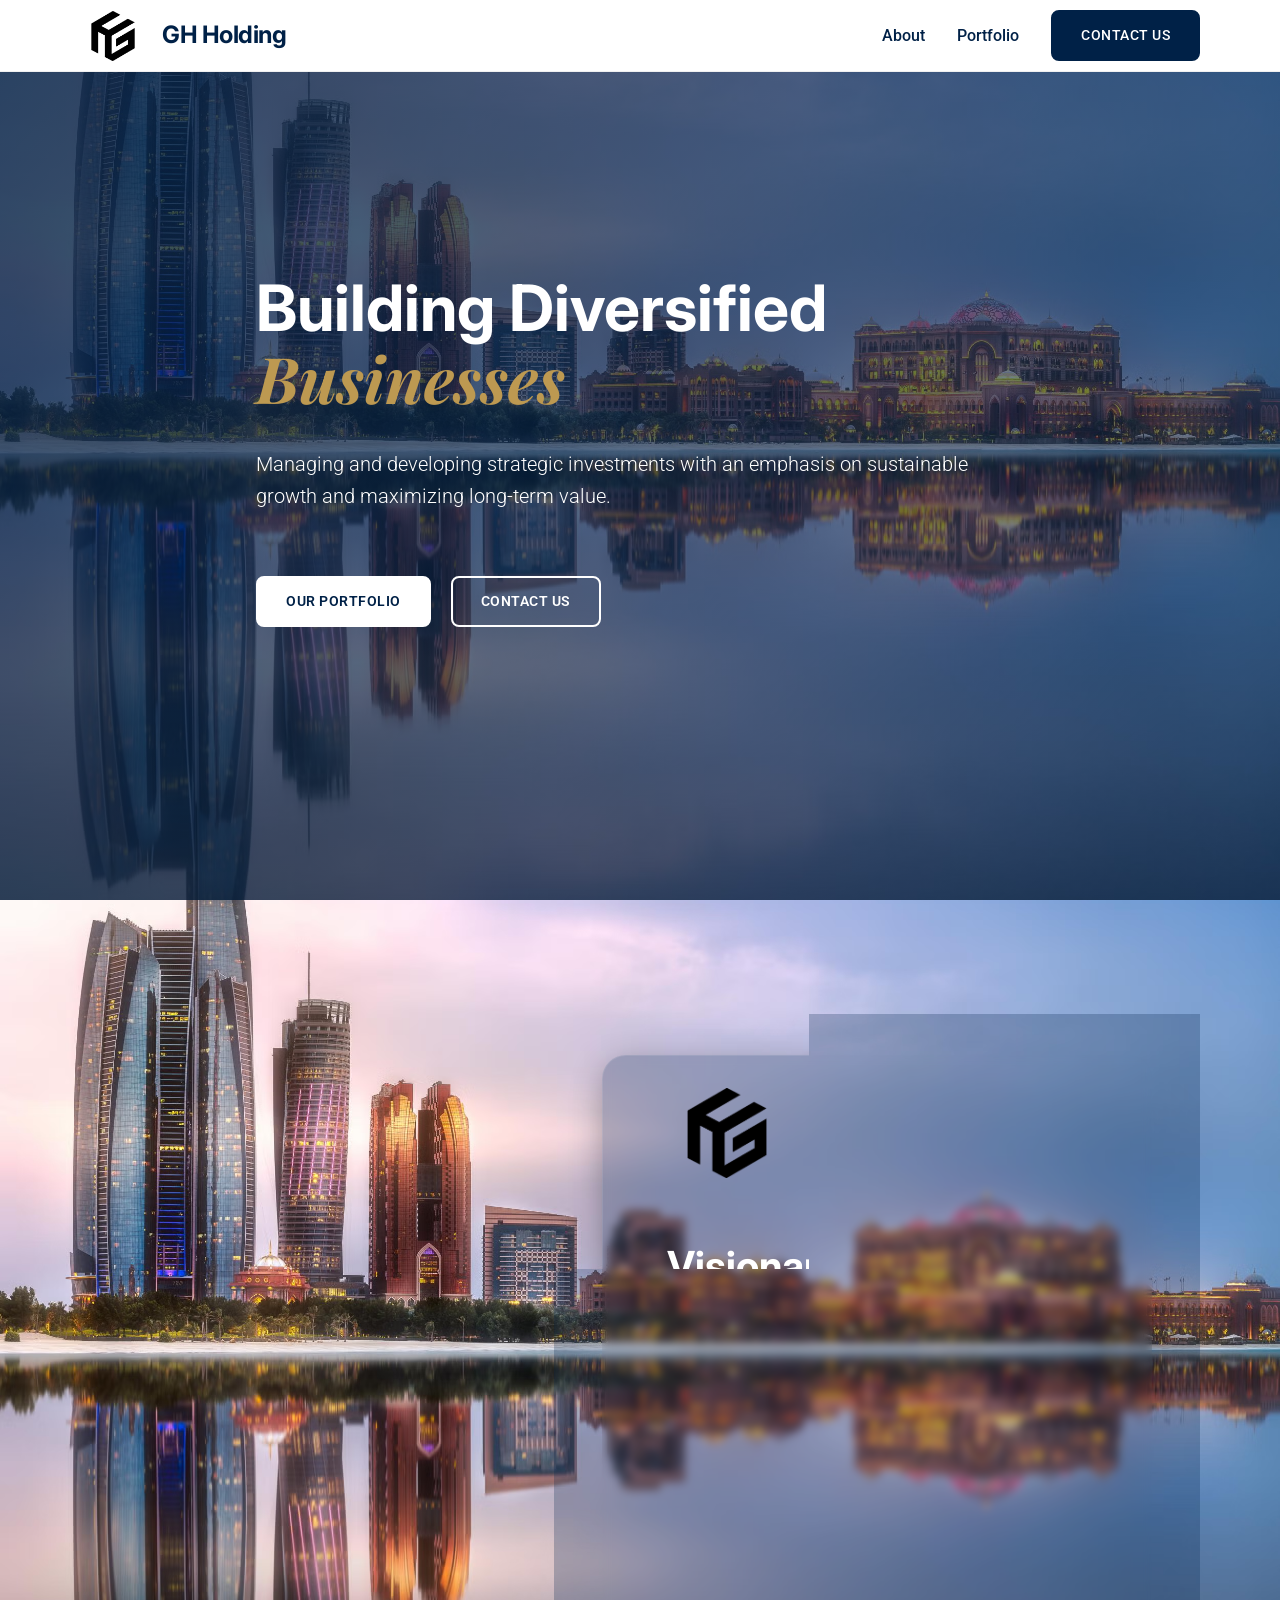
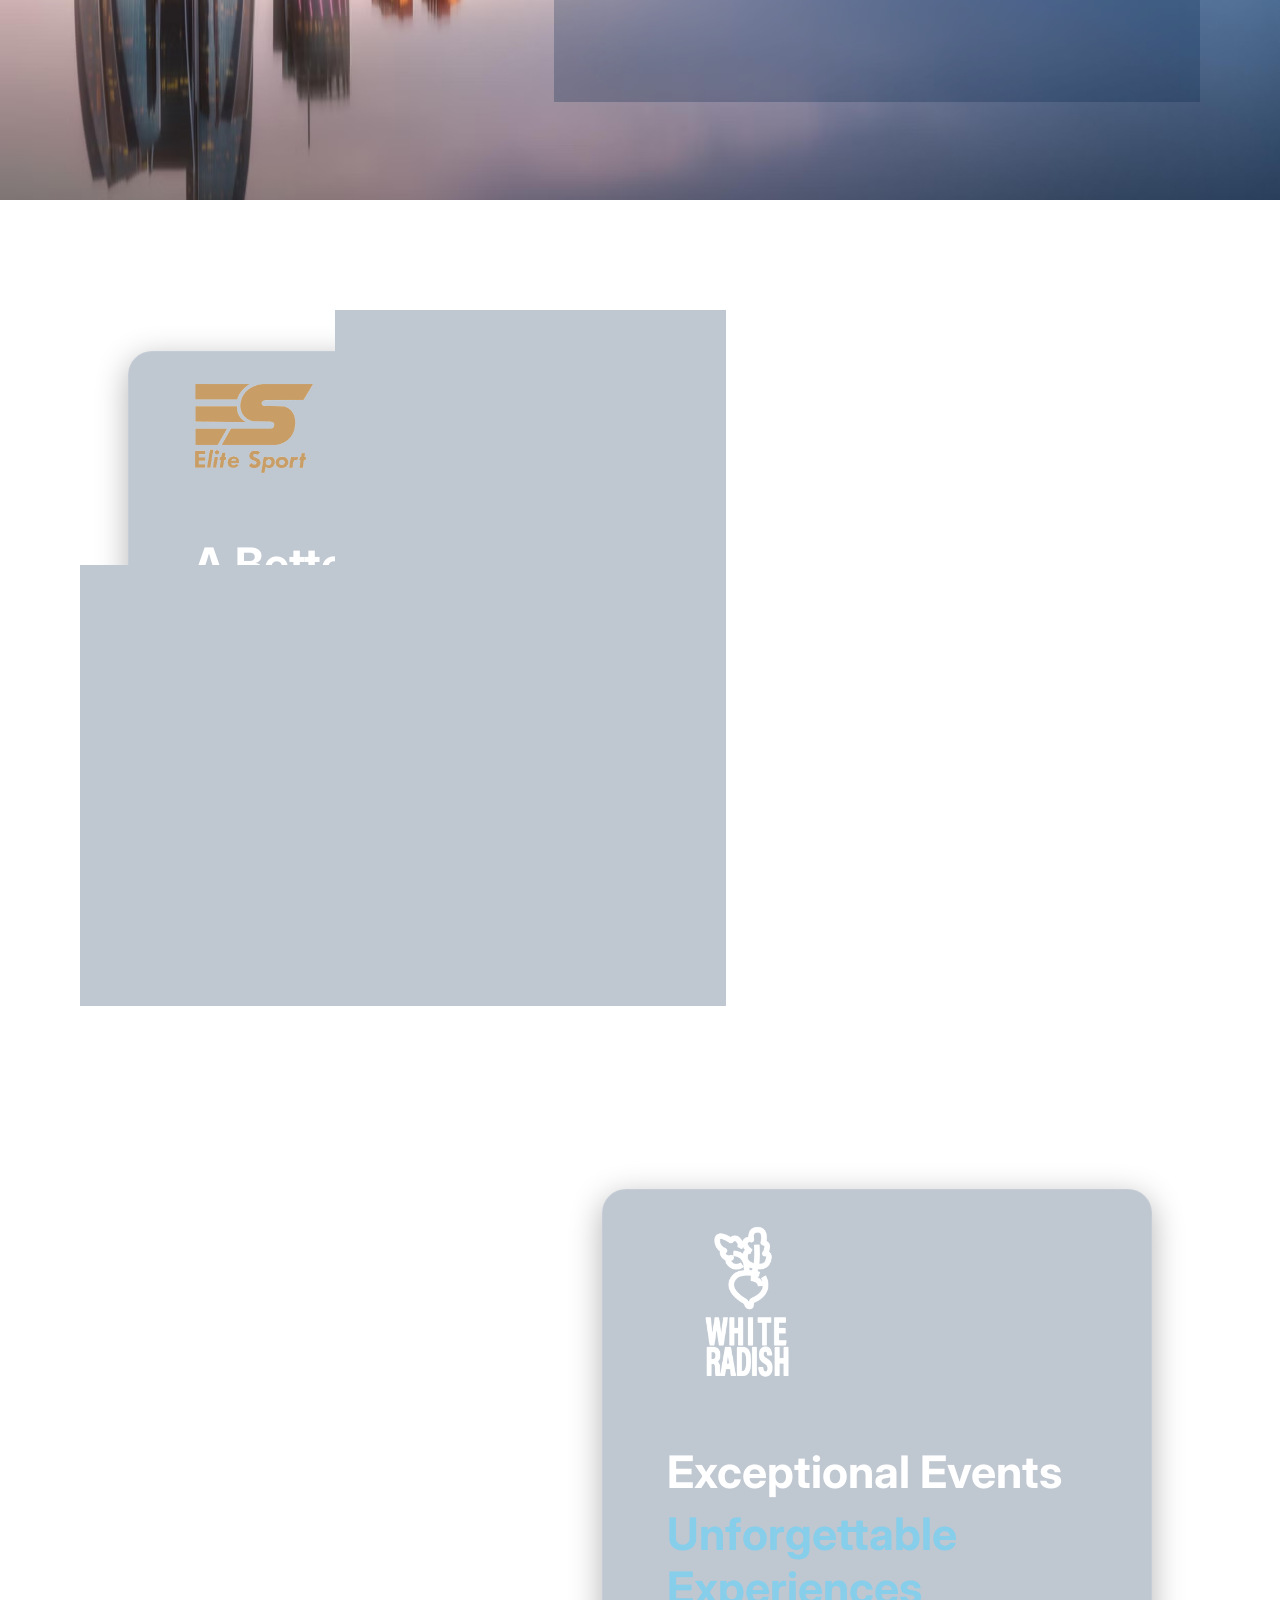
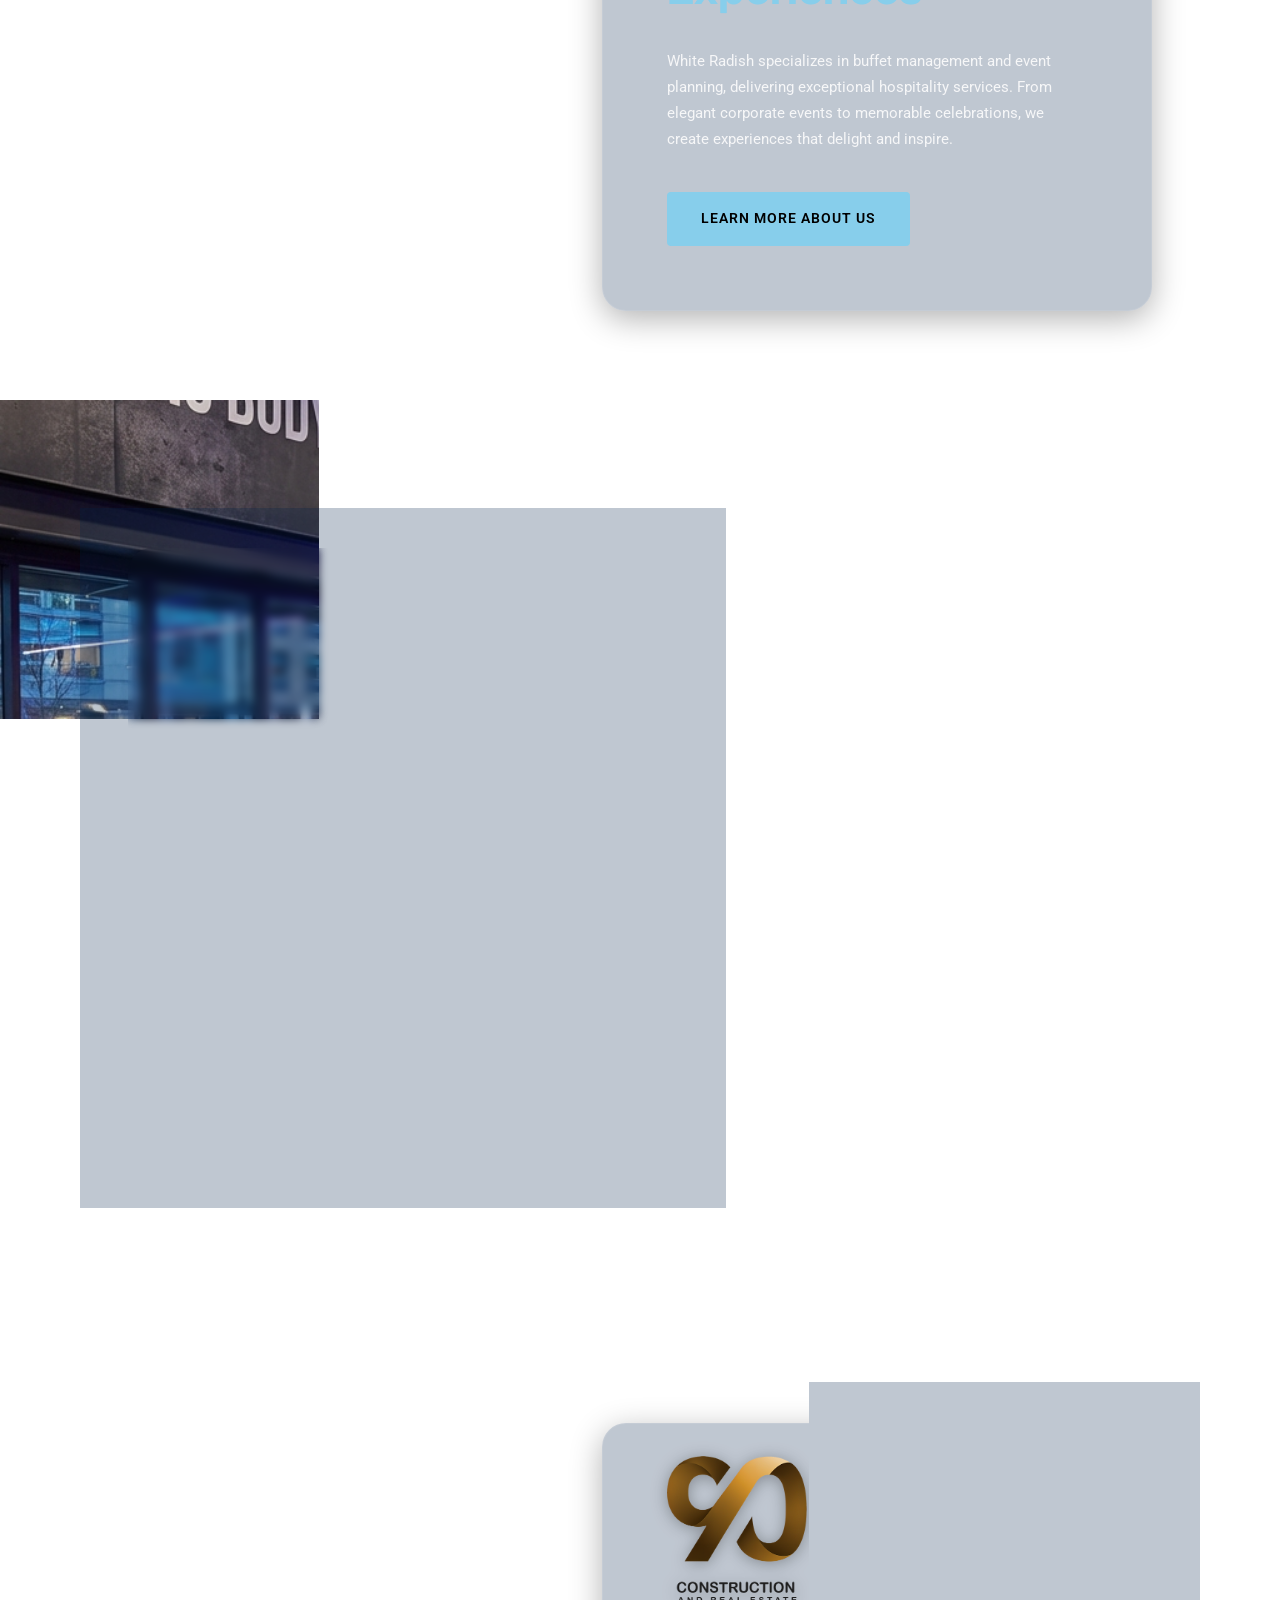
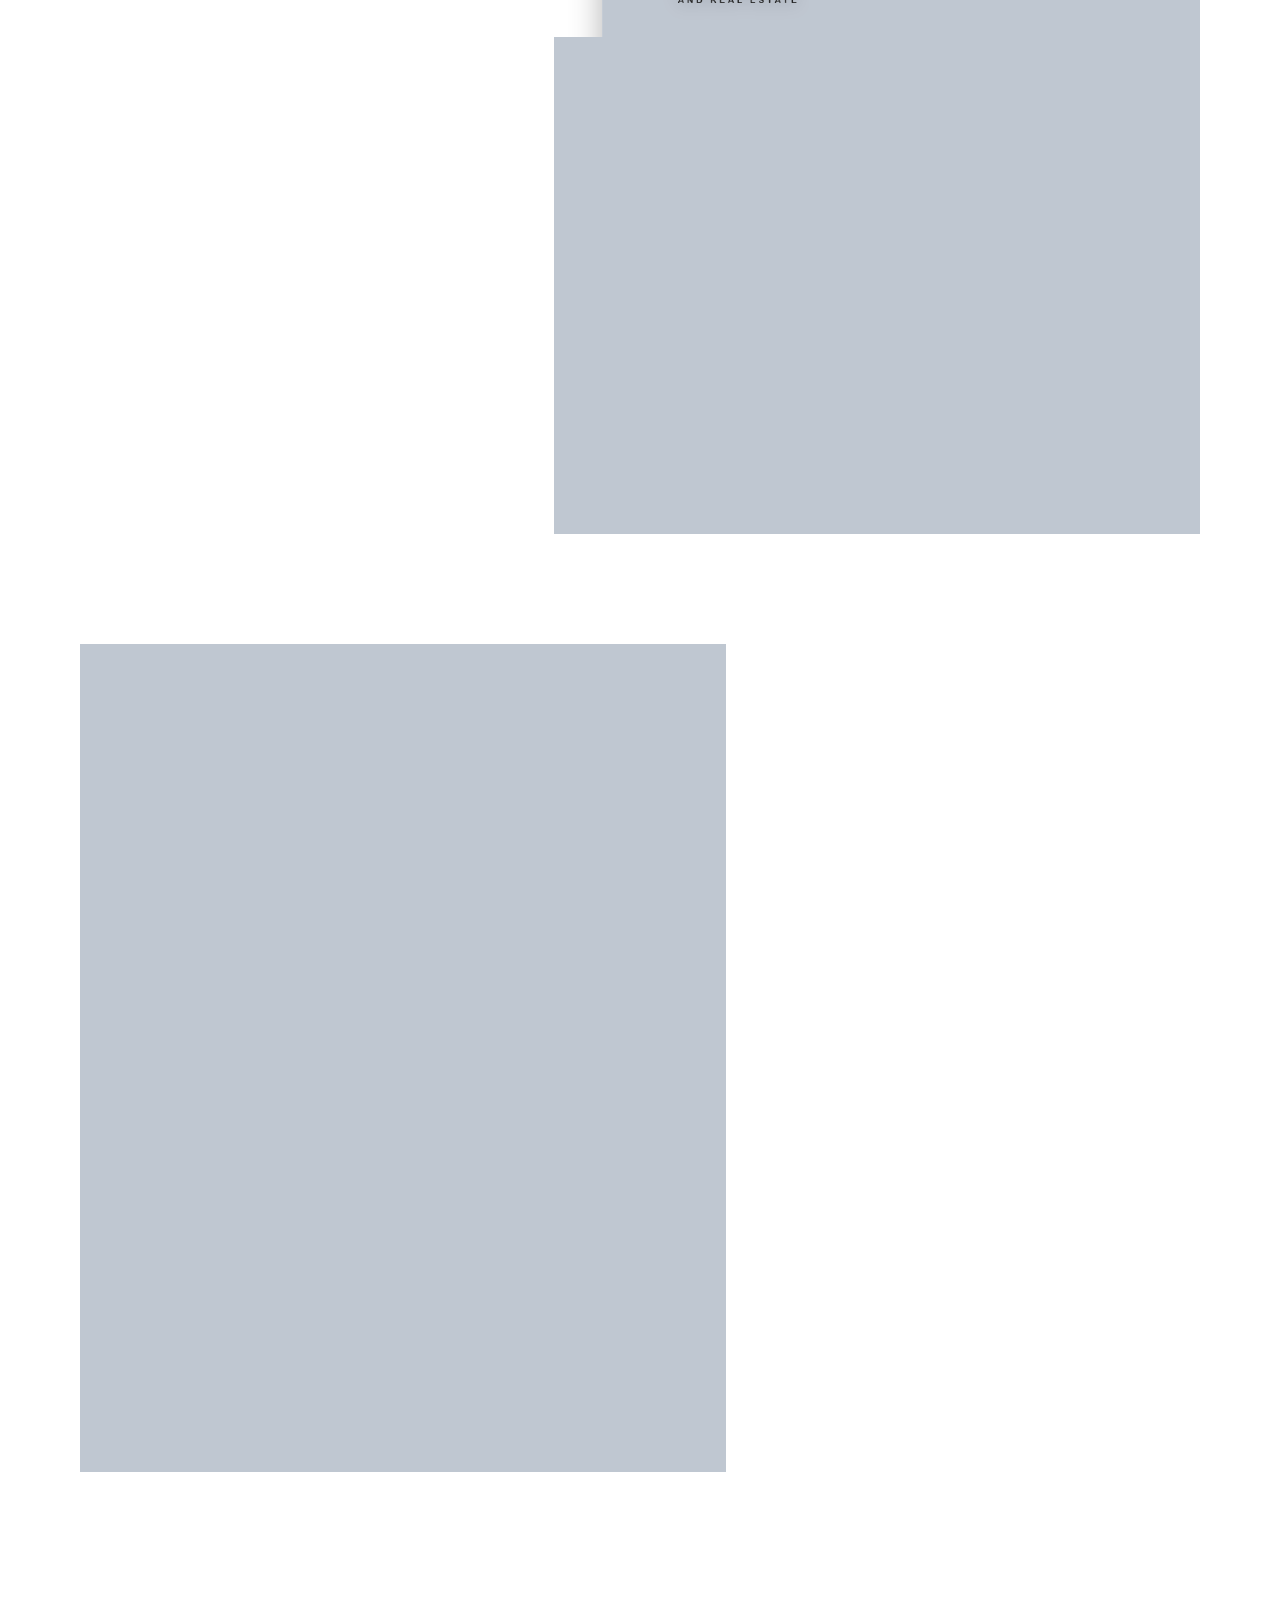
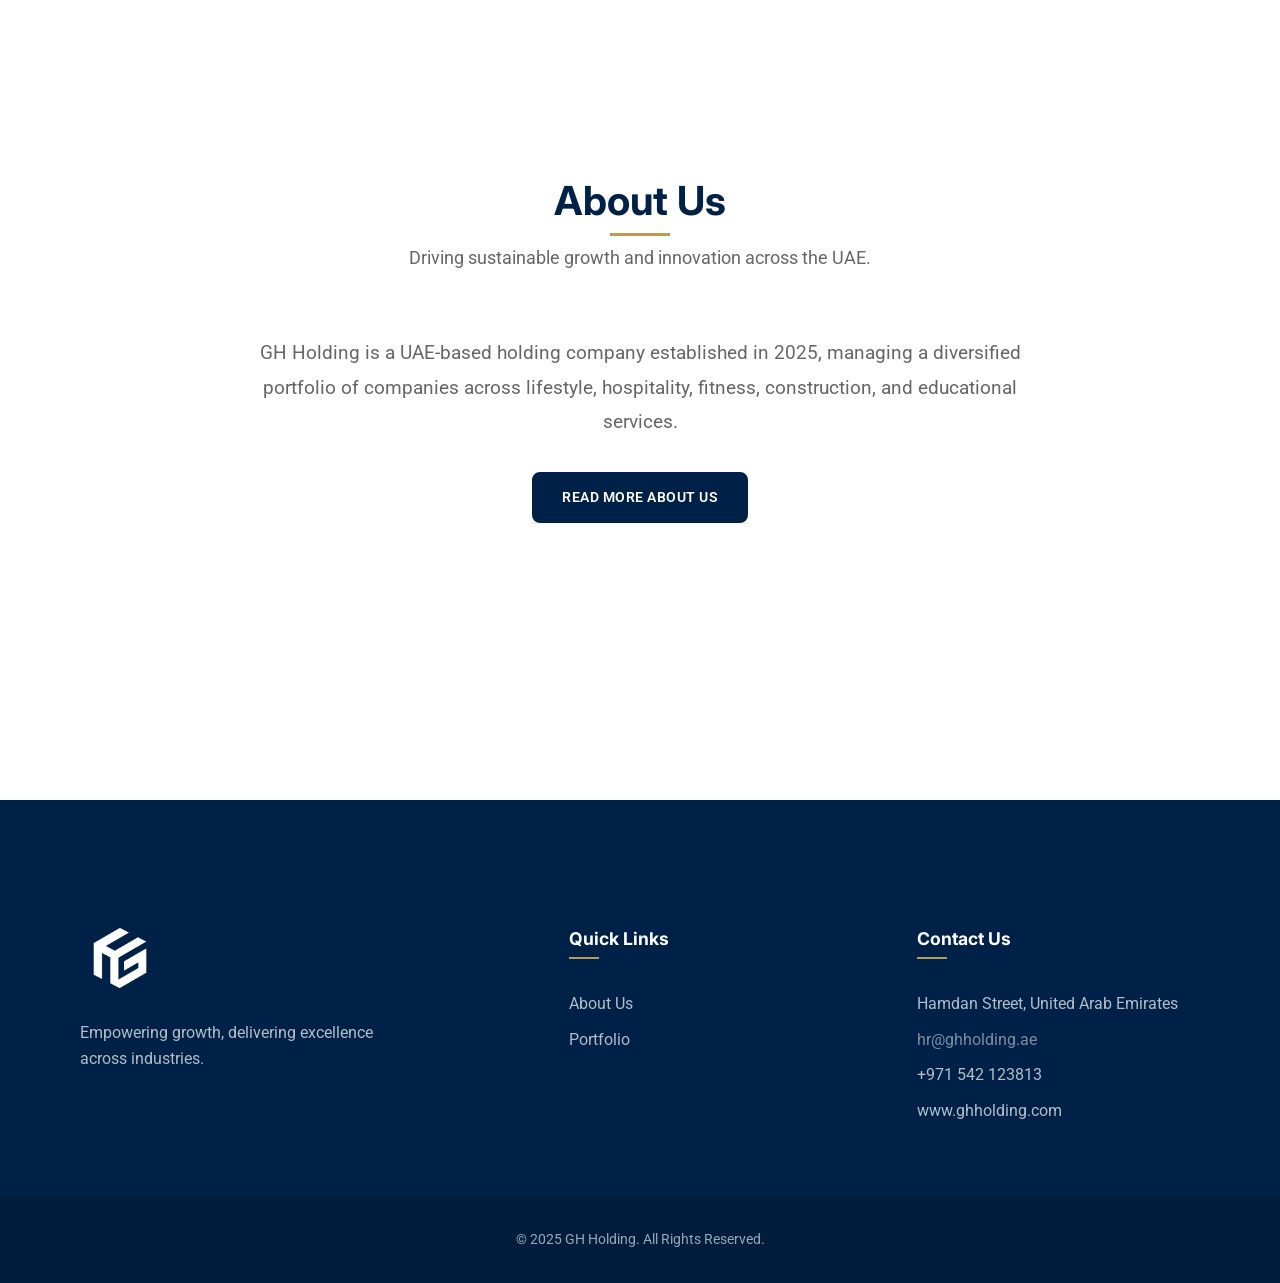
<file: index.html>
<!DOCTYPE html>
<html lang="en">

<head>
    <meta charset="UTF-8">
    <meta name="viewport" content="width=device-width, initial-scale=1.0">
    <title>GH Holding - Leading Through Innovation</title>
    <!-- Google Fonts -->
    <link rel="preconnect" href="https://fonts.googleapis.com">
    <link rel="preconnect" href="https://fonts.gstatic.com" crossorigin>
    <link
        href="https://fonts.googleapis.com/css2?family=Inter:wght@300;400;500;600;700&family=Playfair+Display:ital,wght@0,400;0,700;1,400&family=Roboto:wght@300;400;500&display=swap"
        rel="stylesheet">
    <link rel="stylesheet" href="style.css">

    <!-- Meta/SEO -->
    <meta name="description"
        content="GH Holding is a visionary investment firm managing a diverse portfolio of sector-leading companies. We focus on sustainable growth and industry excellence.">
</head>

<body>

    <!-- Header -->
    <header class="site-header">
        <div class="container header-container">
            <div class="logo">
                <a href="#"><img src="assets/GH/GH.png" alt="GH Holding Logo"><span class="logo-text">GH
                        Holding</span></a>
            </div>
            <nav class="main-nav">
                <ul>
                    <li><a href="about.html">About</a></li>
                    <li class="has-dropdown">
                        <a href="#portfolio">Portfolio</a>
                        <ul class="dropdown-menu">
                            <li><a href="elite-sport.html">Elite Sport</a></li>
                            <li><a href="white-radish.html">White Radish</a></li>
                            <li><a href="workout-gym.html">Workout Gym</a></li>
                            <li><a href="general-contracting.html">90 Construction & Real Estate</a></li>
                            <li><a href="education.html">GH Education</a></li>
                        </ul>
                    </li>


                    <li><a href="#contact" class="btn-primary">Contact Us</a></li>
                </ul>
            </nav>
            <div class="mobile-menu-toggle">
                <span></span>
                <span></span>
                <span></span>
            </div>
        </div>
    </header>

    <main>
        <!-- Hero Section -->
        <section class="hero-section" id="hero">
            <div class="hero-bg">
                <div class="hero-overlay"></div>
            </div>
            <div class="container hero-content">
                <h1 class="fade-in-up">Building Diversified <span class="accent-text">Businesses</span></h1>
                <p class="fade-in-up delay-1">Managing and developing strategic investments with an emphasis on
                    sustainable growth and maximizing long-term value.</p>
                <div class="hero-actions fade-in-up delay-2">
                    <a href="#portfolio" class="btn-primary">Our Portfolio</a>
                    <a href="#contact" class="btn-secondary">Contact Us</a>
                </div>
            </div>
        </section>



        <!-- Portfolio Section -->
        <section class="portfolio-section" id="portfolio">
            <div class="portfolio-grid">
                <!-- 0. GH Holding -->
                <div class="portfolio-card fade-in" id="gh-holding-card">
                    <div class="card-image gh-holding-bg">
                    </div>
                    <div class="card-content">
                        <img src="assets/GH/GH.png" alt="GH Holding Logo" class="company-logo">
                        <h3 style="color: #fff; font-size: 2.5rem; margin-bottom: 0.5rem; margin-top: 2rem;">
                            Visionary Leadership</h3>
                        <h3 class="gh-holding-accent" style="font-size: 2.5rem; margin-bottom: 2rem;">
                            Sustainable Growth</h3>
                        <p
                            style="color: rgba(255, 255, 255, 0.85); font-size: 1rem; line-height: 1.7; margin-bottom: 2.5rem;">
                            GH Holding is a UAE-based holding company established in 2025, managing a diversified
                            portfolio
                            of companies across lifestyle, hospitality, fitness, construction, and educational
                            services.
                        </p>
                        <a href="about.html" class="gh-holding-btn company-btn">LEARN MORE ABOUT US</a>
                    </div>
                </div>

                <!-- 1. Elite Sport -->
                <div class="portfolio-card fade-in" id="elite-sport-card">
                    <div class="card-image elite-sport-bg">
                    </div>
                    <div class="card-content">
                        <img src="assets/Elite/elitsportlogo-clear.webp" alt="Elite Sport Logo"
                            class="elite-sport-logo">
                        <h3 style="color: #fff; margin-top: 2rem;">A Better Way</h3>
                        <h3 style="color: var(--color-accent); margin-bottom: 2rem;">to Live</h3>
                        <p>
                            Experience a luxury style of life. EliteSport gives you unlimited access to health clubs
                            across the UAE — gyms, saunas, swimming pools, beaches, and more — with extra discounts
                            at restaurants, cafes, training or sports classes, and spas.
                        </p>
                        <a href="elite-sport.html" class="elite-sport-btn">LEARN MORE ABOUT US</a>
                        <!-- <a href="#" class="read-more">View Details</a> -->
                    </div>
                </div>

                <!-- 2. White Radish -->
                <div class="portfolio-card fade-in delay-1" id="white-radish-card">
                    <div class="card-image white-radish-bg">
                    </div>
                    <div class="card-content">
                        <img src="assets/WR/White-Radish.png" alt="White Radish Logo" class="company-logo">
                        <h3 style="color: #fff; margin-top: 2rem;">
                            Exceptional Events</h3>
                        <h3 class="white-radish-accent">
                            Unforgettable Experiences</h3>
                        <p>
                            White Radish specializes in buffet management and event planning, delivering exceptional
                            hospitality services. From elegant corporate events to memorable celebrations, we create
                            experiences that delight and inspire.
                        </p>
                        <a href="white-radish.html" class="white-radish-btn company-btn">LEARN MORE ABOUT US</a>
                    </div>
                </div>

                <!-- 3. Workout Gym 90 -->
                <div class="portfolio-card fade-in delay-2" id="workout-gym-card">
                    <div class="card-image workout-gym-bg">
                    </div>
                    <div class="card-content">
                        <img src="assets/Workout/Workout-Gym.png" alt="Workout Gym Logo" class="company-logo">
                        <h3 style="color: #fff; margin-top: 2rem;">
                            Transform Your Body</h3>
                        <h3 class="workout-gym-accent" style="margin-bottom: 2rem;">Elevate Your
                            Life</h3>
                        <p>
                            Workout Gym offers comprehensive fitness services and health programs designed to
                            help you achieve your wellness goals. With state-of-the-art equipment and expert
                            trainers, we're committed to your fitness journey.
                        </p>
                        <a href="workout-gym.html" class="workout-gym-btn company-btn">LEARN MORE ABOUT US</a>
                    </div>
                </div>

                <!-- 4. General Contracting -->
                <div class="portfolio-card fade-in delay-3" id="contracting-card">
                    <div class="card-image contracting-bg">
                    </div>
                    <div class="card-content">
                        <img src="assets/90/90.png" alt="90 Construction and Real Estate Logo"
                            class="company-logo contracting-logo">
                        <h3 style="color: #fff; margin-top: 2rem;">
                            90 Construction</h3>
                        <h3 class="contracting-accent" style="margin-bottom: 2rem;">& Real Estate
                        </h3>
                        <p>
                            Our general contracting and maintenance services deliver exceptional quality and
                            reliability. From construction projects to ongoing maintenance, we ensure every detail
                            meets the highest standards of excellence.
                        </p>
                        <a href="general-contracting.html" class="contracting-btn company-btn">LEARN MORE ABOUT
                            US</a>
                    </div>
                </div>

                <!-- 5. GH Education -->
                <div class="portfolio-card fade-in delay-1" id="education-card">
                    <div class="card-image education-bg">
                    </div>
                    <div class="card-content">
                        <img src="assets/GHE/GH.png" alt="GH Education Logo" class="company-logo">
                        <h3 style="color: #fff; margin-top: 1rem;">
                            Empowering Future</h3>
                        <h3 class="education-accent" style="margin-bottom: 2rem;">Medical
                            Leaders</h3>
                        <p>
                            GH Education provides world-class medical training and educational opportunities for
                            aspiring medical professionals. We're dedicated to nurturing the next generation of
                            healthcare leaders.
                        </p>
                        <a href="education.html" class="education-btn company-btn">LEARN MORE ABOUT US</a>
                    </div>
                </div>
            </div>
        </section>

        <!-- About Teaser -->
        <section class="sectors-section" id="about">
            <div class="container">
                <div class="section-header">
                    <h2>About Us</h2>
                    <p>Driving sustainable growth and innovation across the UAE.</p>
                </div>
                <div style="max-width: 800px; margin: 0 auto; text-align: center;">
                    <p
                        style="font-size: 1.2rem; line-height: 1.8; color: var(--color-text-light); margin-bottom: 2rem;">
                        GH Holding is a UAE-based holding company established in 2025, managing a diversified portfolio
                        of companies across lifestyle, hospitality, fitness, construction, and educational services.
                    </p>
                    <a href="about.html" class="btn-primary">Read More About Us</a>
                </div>
            </div>
        </section>

    </main>

    <!-- Footer -->
    <footer class="site-footer" id="contact">
        <div class="container footer-content">
            <div class="footer-col brand-col">
                <img src="assets/GH/GH.png" alt="GH Holding Logo" class="footer-logo">
                <p>Empowering growth, delivering excellence across industries.</p>
            </div>
            <div class="footer-col links-col">
                <h4>Quick Links</h4>
                <ul>
                    <li><a href="about.html">About Us</a></li>
                    <li><a href="#portfolio">Portfolio</a></li>


                </ul>
            </div>
            <div class="footer-col contact-col">
                <h4>Contact Us</h4>
                <p>Hamdan Street, United Arab Emirates</p>
                <p><a href="mailto:hr@ghholding.ae">hr@ghholding.ae</a></p>
                <p>+971 542 123813</p>
                <p>www.ghholding.com</p>
            </div>
        </div>
        <div class="footer-bottom">
            <p>&copy; 2025 GH Holding. All Rights Reserved.</p>
        </div>
    </footer>

    <script src="script.js"></script>
</body>

</html>
</file>
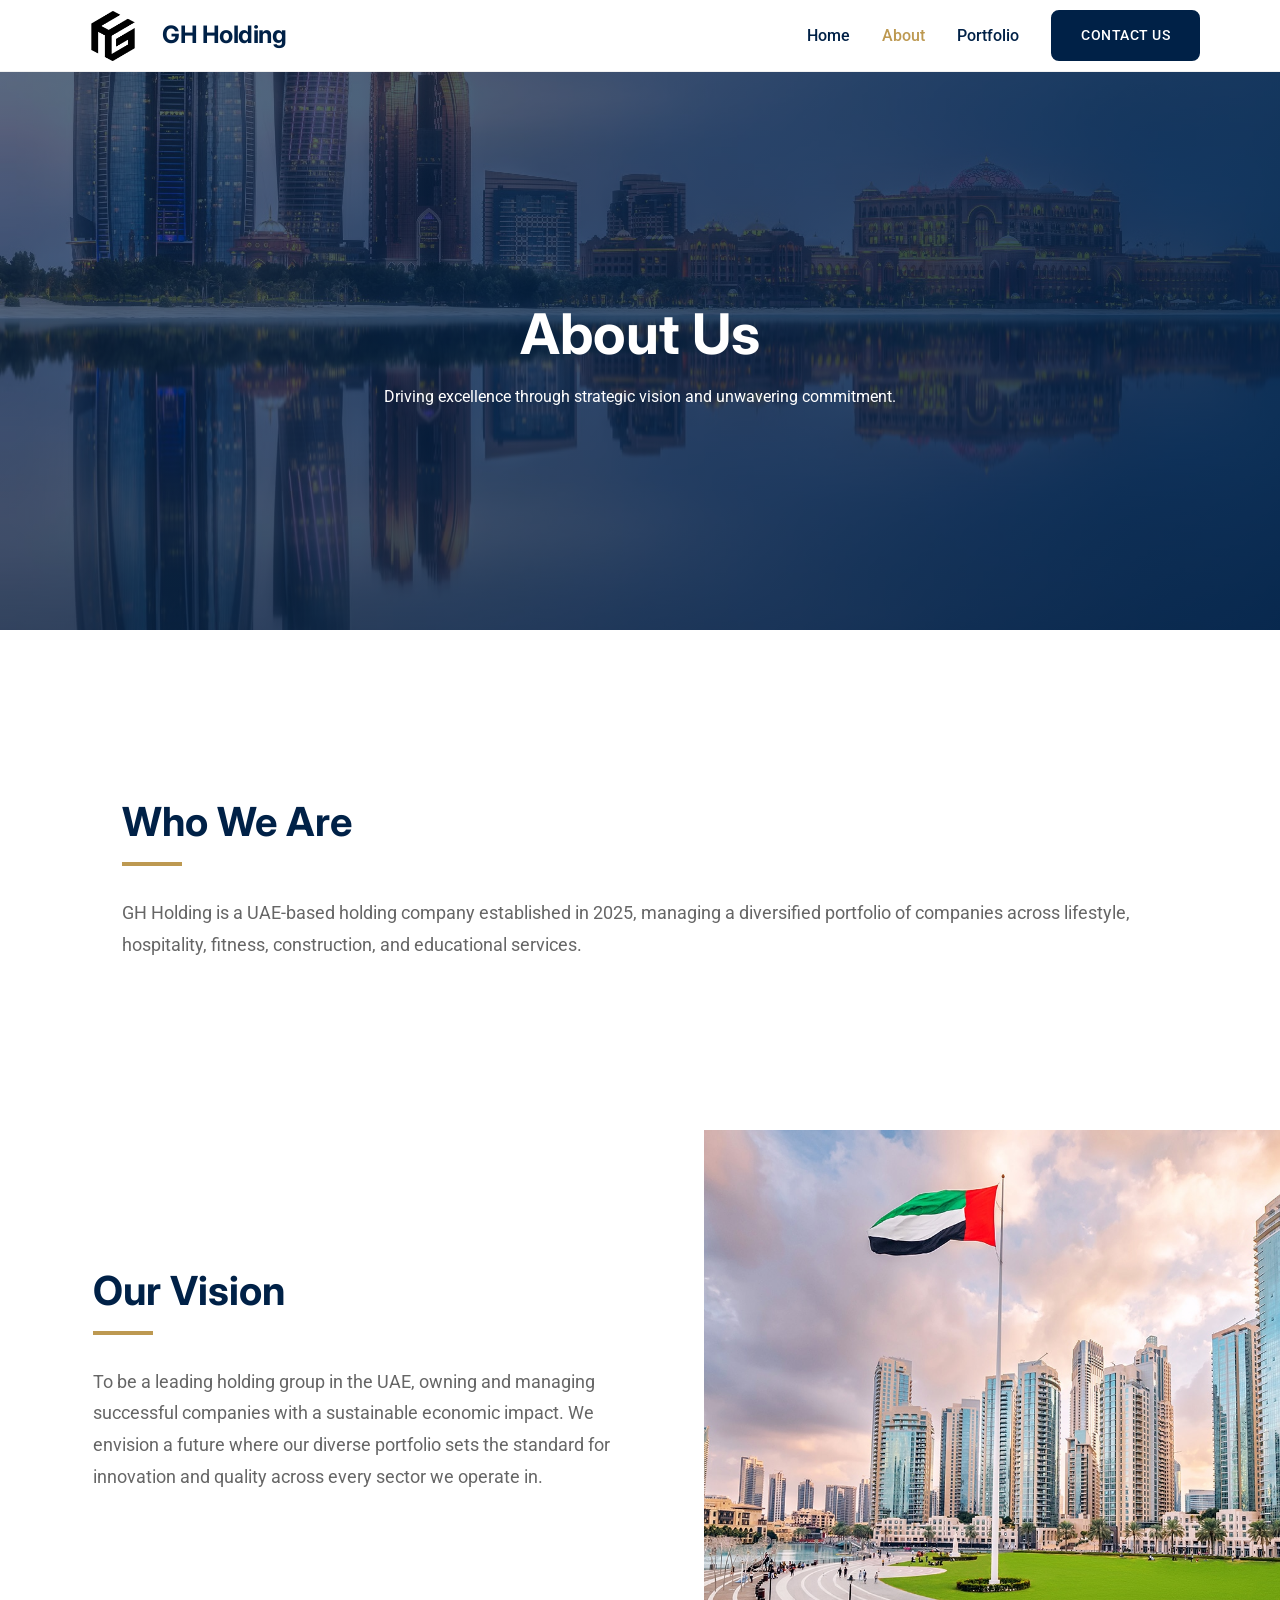
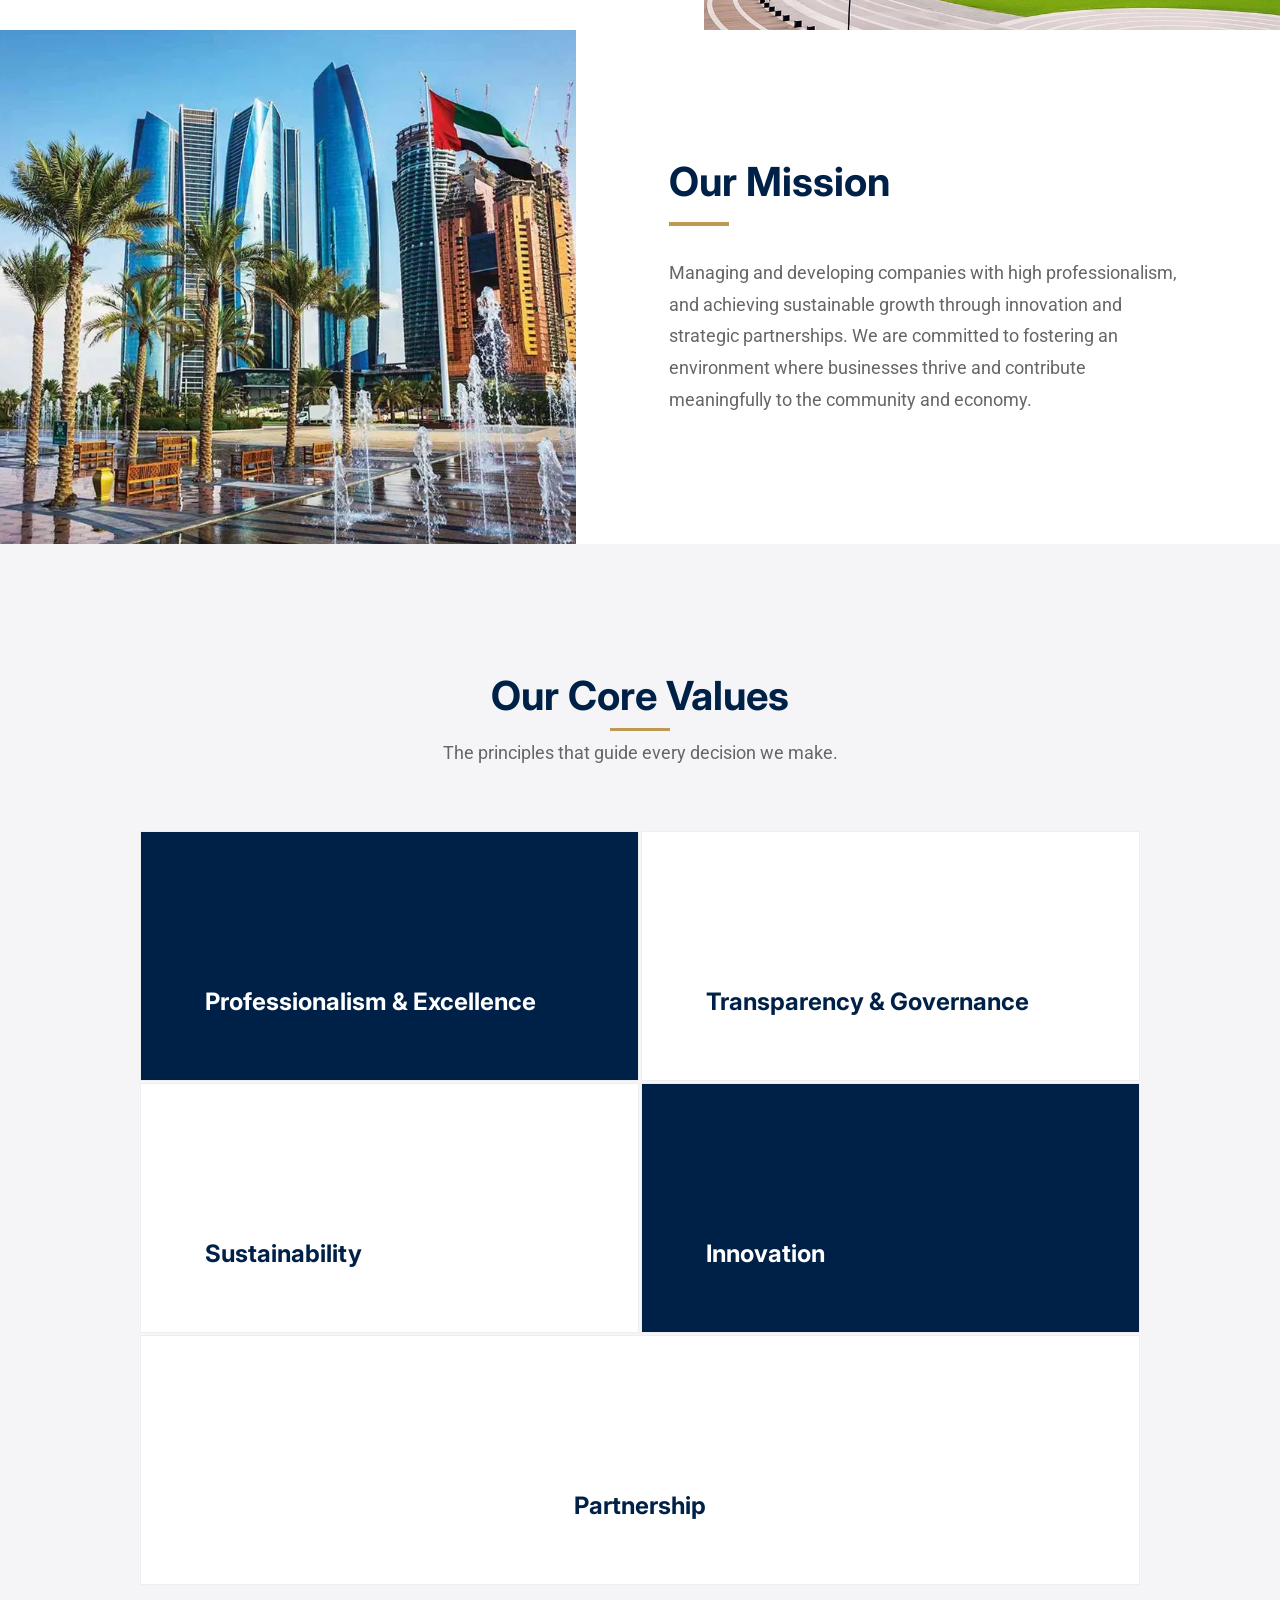
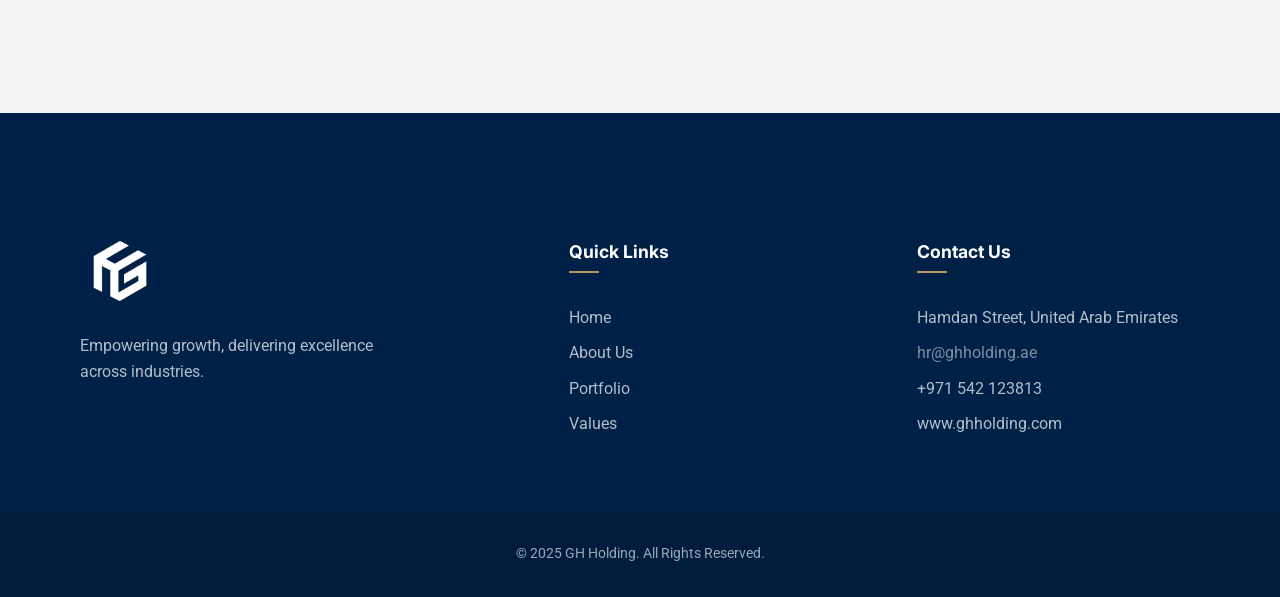
<file: about.html>
<!DOCTYPE html>
<html lang="en">

<head>
    <meta charset="UTF-8">
    <meta name="viewport" content="width=device-width, initial-scale=1.0">
    <title>About Us - GH Holding</title>
    <!-- Google Fonts -->
    <link rel="preconnect" href="https://fonts.googleapis.com">
    <link rel="preconnect" href="https://fonts.gstatic.com" crossorigin>
    <link
        href="https://fonts.googleapis.com/css2?family=Inter:wght@300;400;500;600;700&family=Playfair+Display:ital,wght@0,400;0,700;1,400&family=Roboto:wght@300;400;500&display=swap"
        rel="stylesheet">
    <link rel="stylesheet" href="style.css">

    <!-- Meta/SEO -->
    <meta name="description"
        content="Learn about GH Holding's mission, vision, and values. We are dedicated to sustainable growth and excellence in the UAE market.">
</head>

<body>

    <!-- Header -->
    <header class="site-header">
        <div class="container header-container">
            <div class="logo">
                <a href="index.html"><img src="assets/GH/GH.png" alt="GH Holding Logo"><span class="logo-text">GH
                        Holding</span></a>
            </div>
            <nav class="main-nav">
                <ul>
                    <li><a href="index.html">Home</a></li>
                    <li><a href="#" class="active" style="color: var(--color-accent);">About</a></li>
                    <li class="has-dropdown">
                        <a href="index.html#portfolio">Portfolio</a>
                        <ul class="dropdown-menu">
                            <li><a href="elite-sport.html">Elite Sport</a></li>
                            <li><a href="white-radish.html">White Radish</a></li>
                            <li><a href="workout-gym.html">Workout Gym</a></li>
                            <li><a href="general-contracting.html">90 Construction & Real Estate</a></li>
                            <li><a href="education.html">GH Education</a></li>
                        </ul>
                    </li>



                    <li><a href="index.html#contact" class="btn-primary">Contact Us</a></li>
                </ul>
            </nav>
            <div class="mobile-menu-toggle">
                <span></span>
                <span></span>
                <span></span>
            </div>
        </div>
    </header>

    <main>
        <!-- Page Hero -->
        <section class="page-hero">
            <div class="page-hero-bg"></div>
            <div class="hero-overlay"
                style="background: linear-gradient(135deg, rgba(0, 33, 71, 0.4) 0%, rgba(0, 33, 71, 0.8) 100%);"></div>
            <div class="container page-hero-content">
                <h1 class="fade-in-up">About Us</h1>
                <p class="fade-in-up delay-1">Driving excellence through strategic vision and unwavering commitment.</p>
            </div>
        </section>

        <!-- Intro Section (Text Left, Image Right) -->
        <section class="split-section">
            <div class="split-content">
                <div class="container" style="padding: 0;"> <!-- Reset padding for inner content -->
                    <h2>Who We Are</h2>
                    <p>
                        GH Holding is a UAE-based holding company established in 2025, managing a diversified portfolio
                        of companies across lifestyle, hospitality, fitness, construction, and educational services.
                    </p>
                </div>
            </div>

        </section>

        <!-- Vision Section (Text Left, Image Right) -->
        <section class="split-section">
            <div class="split-content">
                <div class="container" style="padding: 0;">
                    <h2>Our Vision</h2>
                    <p>
                        To be a leading holding group in the UAE, owning and managing successful companies with a
                        sustainable economic impact. We envision a future where our diverse portfolio sets the standard
                        for innovation and quality across every sector we operate in.
                    </p>
                </div>
            </div>
            <div class="split-image" style="background-image: url('assets/GH/vision.jpg');"></div>
        </section>

        <!-- Mission Section (Image Left, Text Right) -->
        <section class="split-section" style="flex-direction: row-reverse;">
            <div class="split-content">
                <div class="container" style="padding: 0;">
                    <h2>Our Mission</h2>
                    <p>
                        Managing and developing companies with high professionalism, and achieving sustainable growth
                        through innovation and strategic partnerships. We are committed to fostering an environment
                        where businesses thrive and contribute meaningfully to the community and economy.
                    </p>
                </div>
            </div>
            <div class="split-image" style="background-image: url('assets/GH/mission.webp');"></div>
        </section>

        <!-- Values Section -->
        <section class="values-section" id="values">
            <div class="container">
                <div class="section-header">
                    <h2>Our Core Values</h2>
                    <p>The principles that guide every decision we make.</p>
                </div>

                <div class="values-grid">
                    <!-- Value 1 -->
                    <div class="value-box" style="background-color: var(--color-primary); color: #fff;">
                        <h3 style="color: #fff;">Professionalism & Excellence</h3>
                    </div>

                    <!-- Value 2 -->
                    <div class="value-box">
                        <h3>Transparency & Governance</h3>
                    </div>

                    <!-- Value 3 -->
                    <div class="value-box">
                        <h3>Sustainability</h3>
                    </div>

                    <!-- Value 4 -->
                    <div class="value-box" style="background-color: var(--color-primary); color: #fff;">
                        <h3 style="color: #fff;">Innovation</h3>
                    </div>
                </div>

                <div class="values-grid" style="grid-template-columns: 1fr; margin-top: 2px;">
                    <div class="value-box" style="justify-content: center; align-items: center; text-align: center;">
                        <h3>Partnership</h3>
                    </div>
                </div>

            </div>
        </section>


    </main>

    <!-- Footer -->
    <footer class="site-footer">
        <div class="container footer-content">
            <div class="footer-col brand-col">
                <img src="assets/GH/GH.png" alt="GH Holding Logo" class="footer-logo">
                <p>Empowering growth, delivering excellence across industries.</p>
            </div>
            <div class="footer-col links-col">
                <h4>Quick Links</h4>
                <ul>
                    <li><a href="index.html">Home</a></li>
                    <li><a href="#">About Us</a></li>
                    <li><a href="index.html#portfolio">Portfolio</a></li>

                    <li><a href="#values">Values</a></li>
                </ul>
            </div>
            <div class="footer-col contact-col">
                <h4>Contact Us</h4>
                <p>Hamdan Street, United Arab Emirates</p>
                <p><a href="mailto:hr@ghholding.ae">hr@ghholding.ae</a></p>
                <p>+971 542 123813</p>
                <p>www.ghholding.com</p>
            </div>
        </div>
        <div class="footer-bottom">
            <p>&copy; 2025 GH Holding. All Rights Reserved.</p>
        </div>
    </footer>

    <script src="script.js"></script>
</body>

</html>
</file>
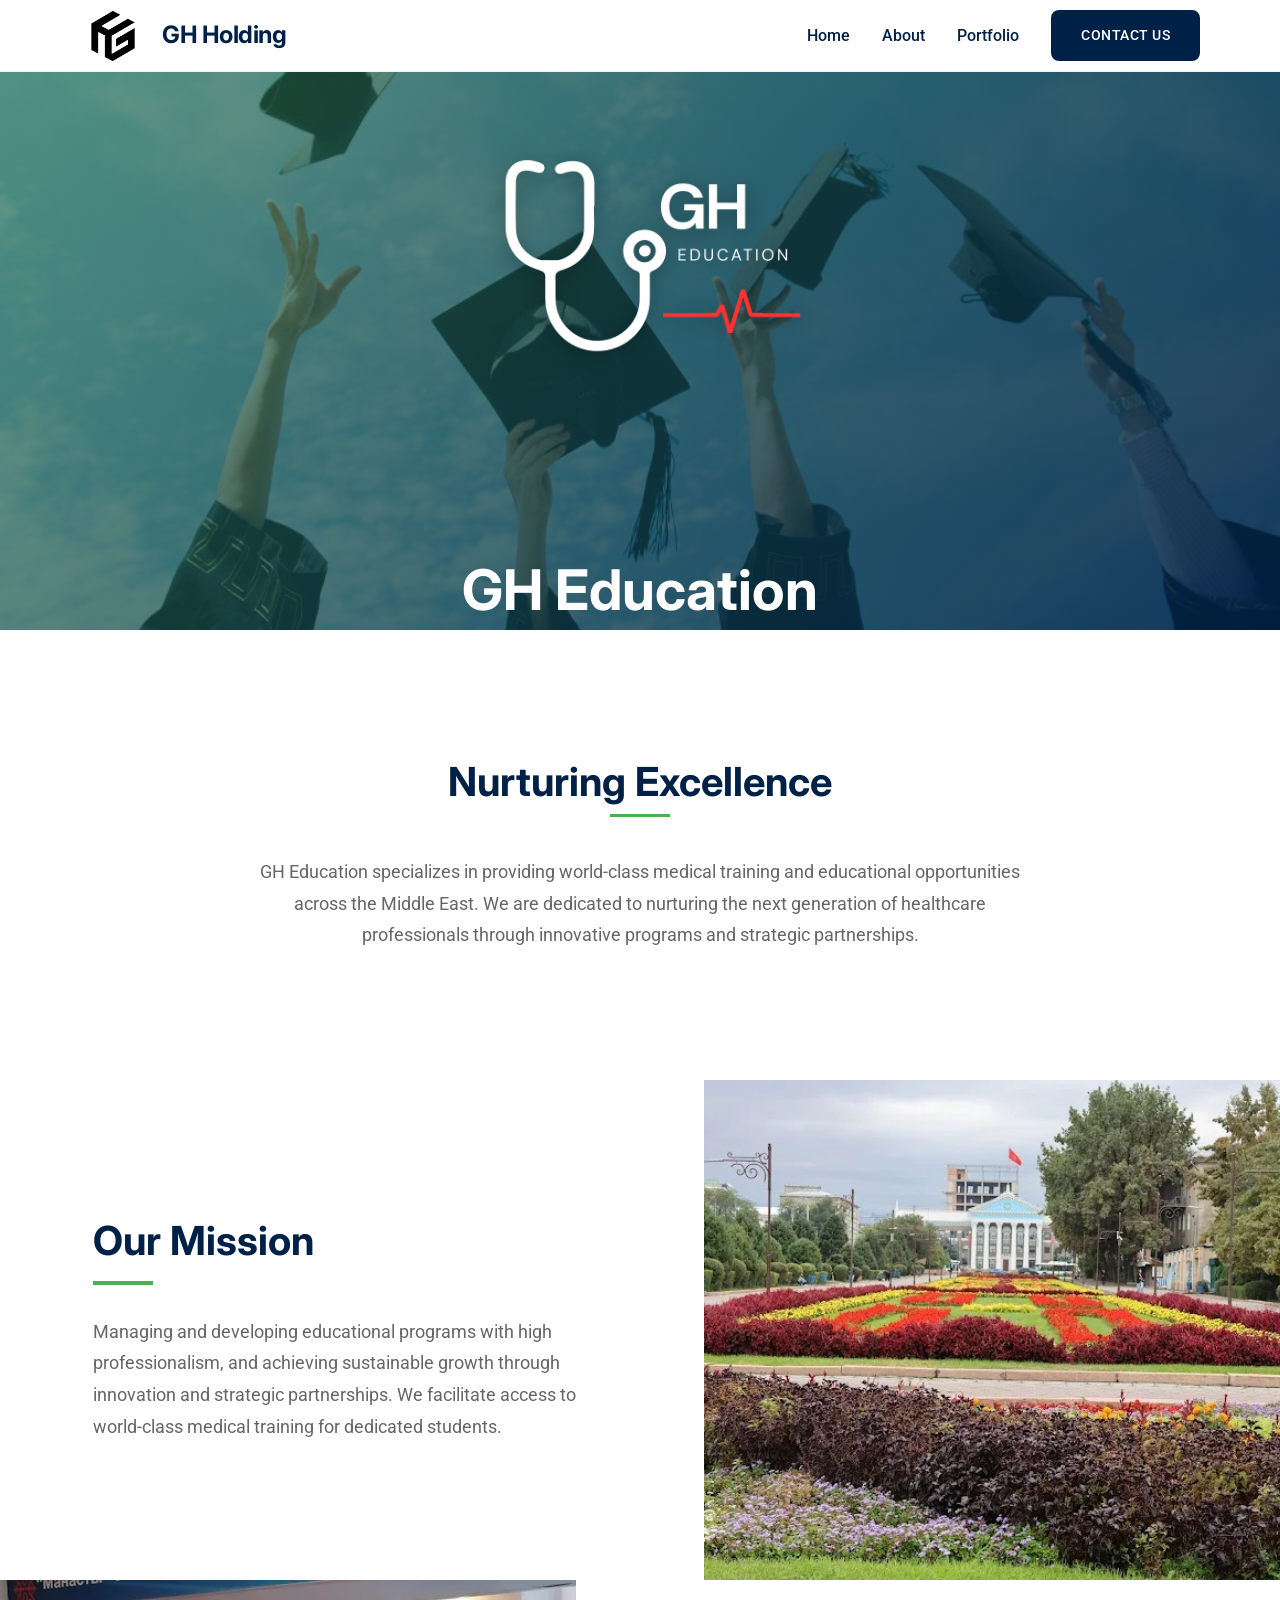
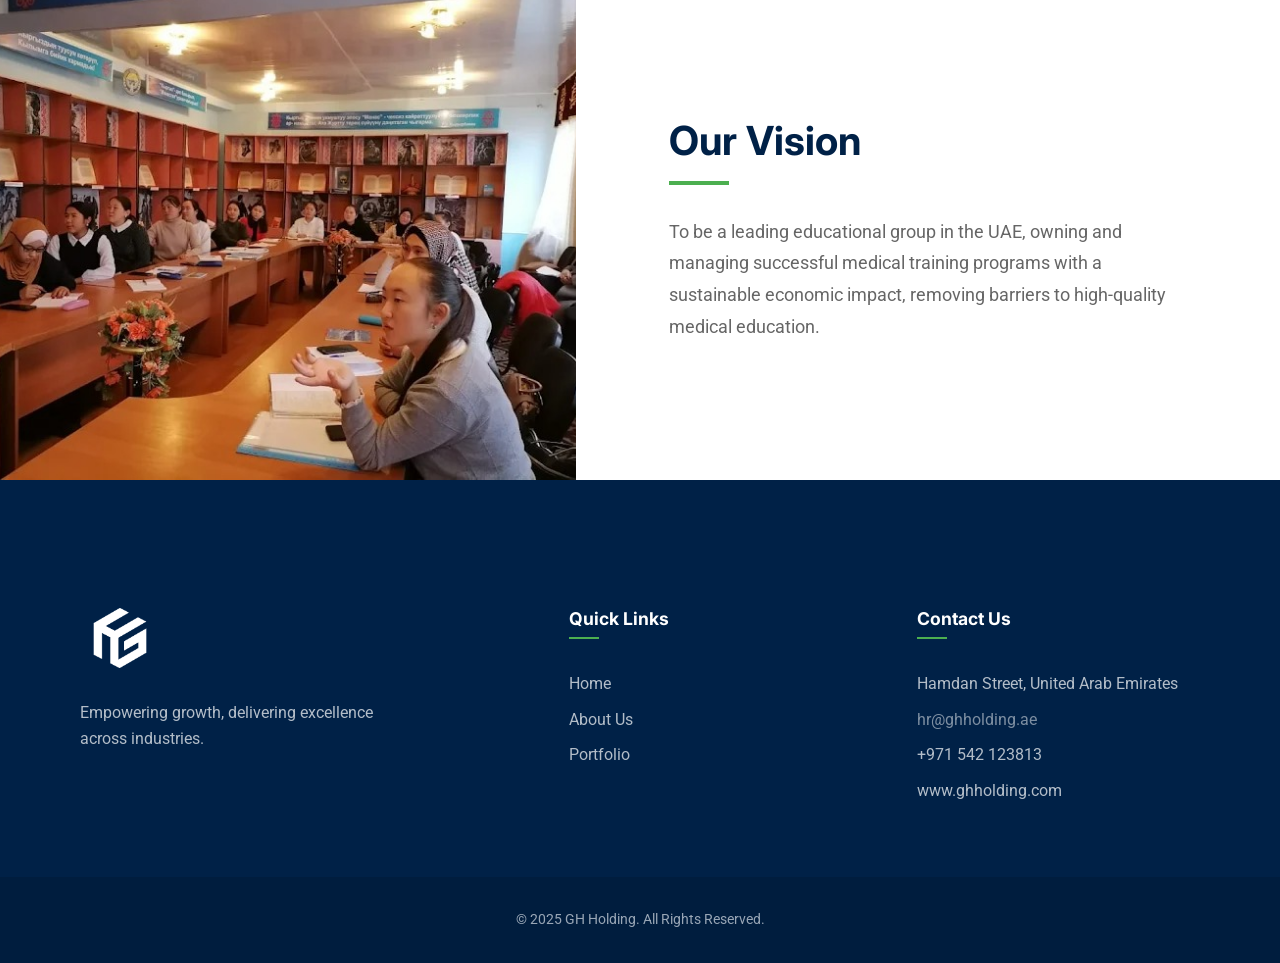
<file: education.html>
<!DOCTYPE html>
<html lang="en">

<head>
    <meta charset="UTF-8">
    <meta name="viewport" content="width=device-width, initial-scale=1.0">
    <title>GH Education - GH Holding</title>
    <!-- Google Fonts -->
    <link rel="preconnect" href="https://fonts.googleapis.com">
    <link rel="preconnect" href="https://fonts.gstatic.com" crossorigin>
    <link
        href="https://fonts.googleapis.com/css2?family=Inter:wght@300;400;500;600;700&family=Playfair+Display:ital,wght@0,400;0,700;1,400&family=Roboto:wght@300;400;500&display=swap"
        rel="stylesheet">
    <link rel="stylesheet" href="style.css">

    <style>
        :root {
            --color-accent: #4CAF50;
        }

        .page-hero-bg {
            background-image: url('assets/GHE/medical_graduate.jpg');
        }

        .accent-bg {
            background-color: var(--color-accent);
            color: #fff;
        }

        .split-content h2::after {
            background-color: var(--color-accent);
        }
    </style>

    <meta name="description"
        content="GH Education provides world-class medical training and educational opportunities for aspiring professionals in the Middle East.">
</head>

<body>

    <!-- Header -->
    <header class="site-header">
        <div class="container header-container">
            <div class="logo">
                <a href="index.html"><img src="assets/GH/GH.png" alt="GH Holding Logo"><span class="logo-text">GH
                        Holding</span></a>
            </div>
            <nav class="main-nav">
                <ul>
                    <li><a href="index.html">Home</a></li>
                    <li><a href="about.html">About</a></li>
                    <li class="has-dropdown">
                        <a href="index.html#portfolio">Portfolio</a>
                        <ul class="dropdown-menu">
                            <li><a href="elite-sport.html">Elite Sport</a></li>
                            <li><a href="white-radish.html">White Radish</a></li>
                            <li><a href="workout-gym.html">Workout Gym</a></li>
                            <li><a href="general-contracting.html">90 Construction & Real Estate</a></li>
                            <li><a href="education.html">GH Education</a></li>
                        </ul>
                    </li>

                    <li><a href="index.html#contact" class="btn-primary">Contact Us</a></li>
                </ul>
            </nav>
            <div class="mobile-menu-toggle">
                <span></span>
                <span></span>
                <span></span>
            </div>
        </div>
    </header>

    <main>
        <!-- Page Hero -->
        <section class="page-hero">
            <div class="page-hero-bg"></div>
            <div class="hero-overlay"
                style="background: linear-gradient(135deg, rgba(76, 175, 80, 0.4) 0%, rgba(0, 33, 71, 0.8) 100%);">
            </div>
            <div class="container page-hero-content">
                <img src="assets/GHE/GH.png" alt="GH Education Logo"
                    style="width: 480px; margin: 0 auto 2rem; filter: drop-shadow(0 4px 10px rgba(0,0,0,0.3));">
                <h1 class="fade-in-up">GH Education</h1>
                <p class="fade-in-up delay-1">Innovation in Learning, Excellence in Practice.</p>
            </div>
        </section>

        <!-- Intro Section (Matches Premium Layout) -->
        <section class="intro-section"
            style="padding: var(--spacing-xl) 0; text-align: center; background-color: #fff;">
            <div class="container">
                <div class="section-header" style="margin-bottom: var(--spacing-md);">
                    <h2>Nurturing Excellence</h2>
                </div>
                <p
                    style="max-width: 800px; margin: 0 auto; font-size: 1.1rem; color: var(--color-text-light); line-height: 1.8;">
                    GH Education specializes in providing world-class medical training and educational opportunities
                    across the Middle East. We are dedicated to nurturing the next generation of healthcare
                    professionals through innovative programs and strategic partnerships.
                </p>
            </div>
        </section>
        <!-- Mission Section (Text Left, Image Right) -->
        <section class="split-section">
            <div class="split-content">
                <div class="container" style="padding: 0;">
                    <h2>Our Mission</h2>
                    <p>
                        Managing and developing educational programs with high professionalism, and achieving
                        sustainable growth through innovation and strategic partnerships. We facilitate access to
                        world-class medical training for dedicated students.
                    </p>
                </div>
            </div>
            <div class="split-image" style="background-image: url('assets/GHE/Mission-GH learning.jpeg');"></div>
        </section>

        <!-- Vision Section (Image Left, Text Right) -->
        <section class="split-section" style="flex-direction: row-reverse;">
            <div class="split-content">
                <div class="container" style="padding: 0;">
                    <h2>Our Vision</h2>
                    <p>
                        To be a leading educational group in the UAE, owning and managing successful medical training
                        programs with a sustainable economic impact, removing barriers to high-quality medical
                        education.
                    </p>
                </div>
            </div>
            <div class="split-image" style="background-image: url('assets/GHE/Vision GH learning.jpeg');"></div>
        </section>

    </main>

    <!-- Footer -->
    <footer class="site-footer">
        <div class="container footer-content">
            <div class="footer-col brand-col">
                <img src="assets/GH/GH.png" alt="GH Holding Logo" class="footer-logo">
                <p>Empowering growth, delivering excellence across industries.</p>
            </div>
            <div class="footer-col links-col">
                <h4>Quick Links</h4>
                <ul>
                    <li><a href="index.html">Home</a></li>
                    <li><a href="about.html">About Us</a></li>
                    <li><a href="index.html#portfolio">Portfolio</a></li>
                </ul>
            </div>
            <div class="footer-col contact-col">
                <h4>Contact Us</h4>
                <p>Hamdan Street, United Arab Emirates</p>
                <p><a href="mailto:hr@ghholding.ae">hr@ghholding.ae</a></p>
                <p>+971 542 123813</p>
                <p>www.ghholding.com</p>
            </div>
        </div>
        <div class="footer-bottom">
            <p>&copy; 2025 GH Holding. All Rights Reserved.</p>
        </div>
    </footer>

    <script src="script.js"></script>
</body>

</html>
</file>
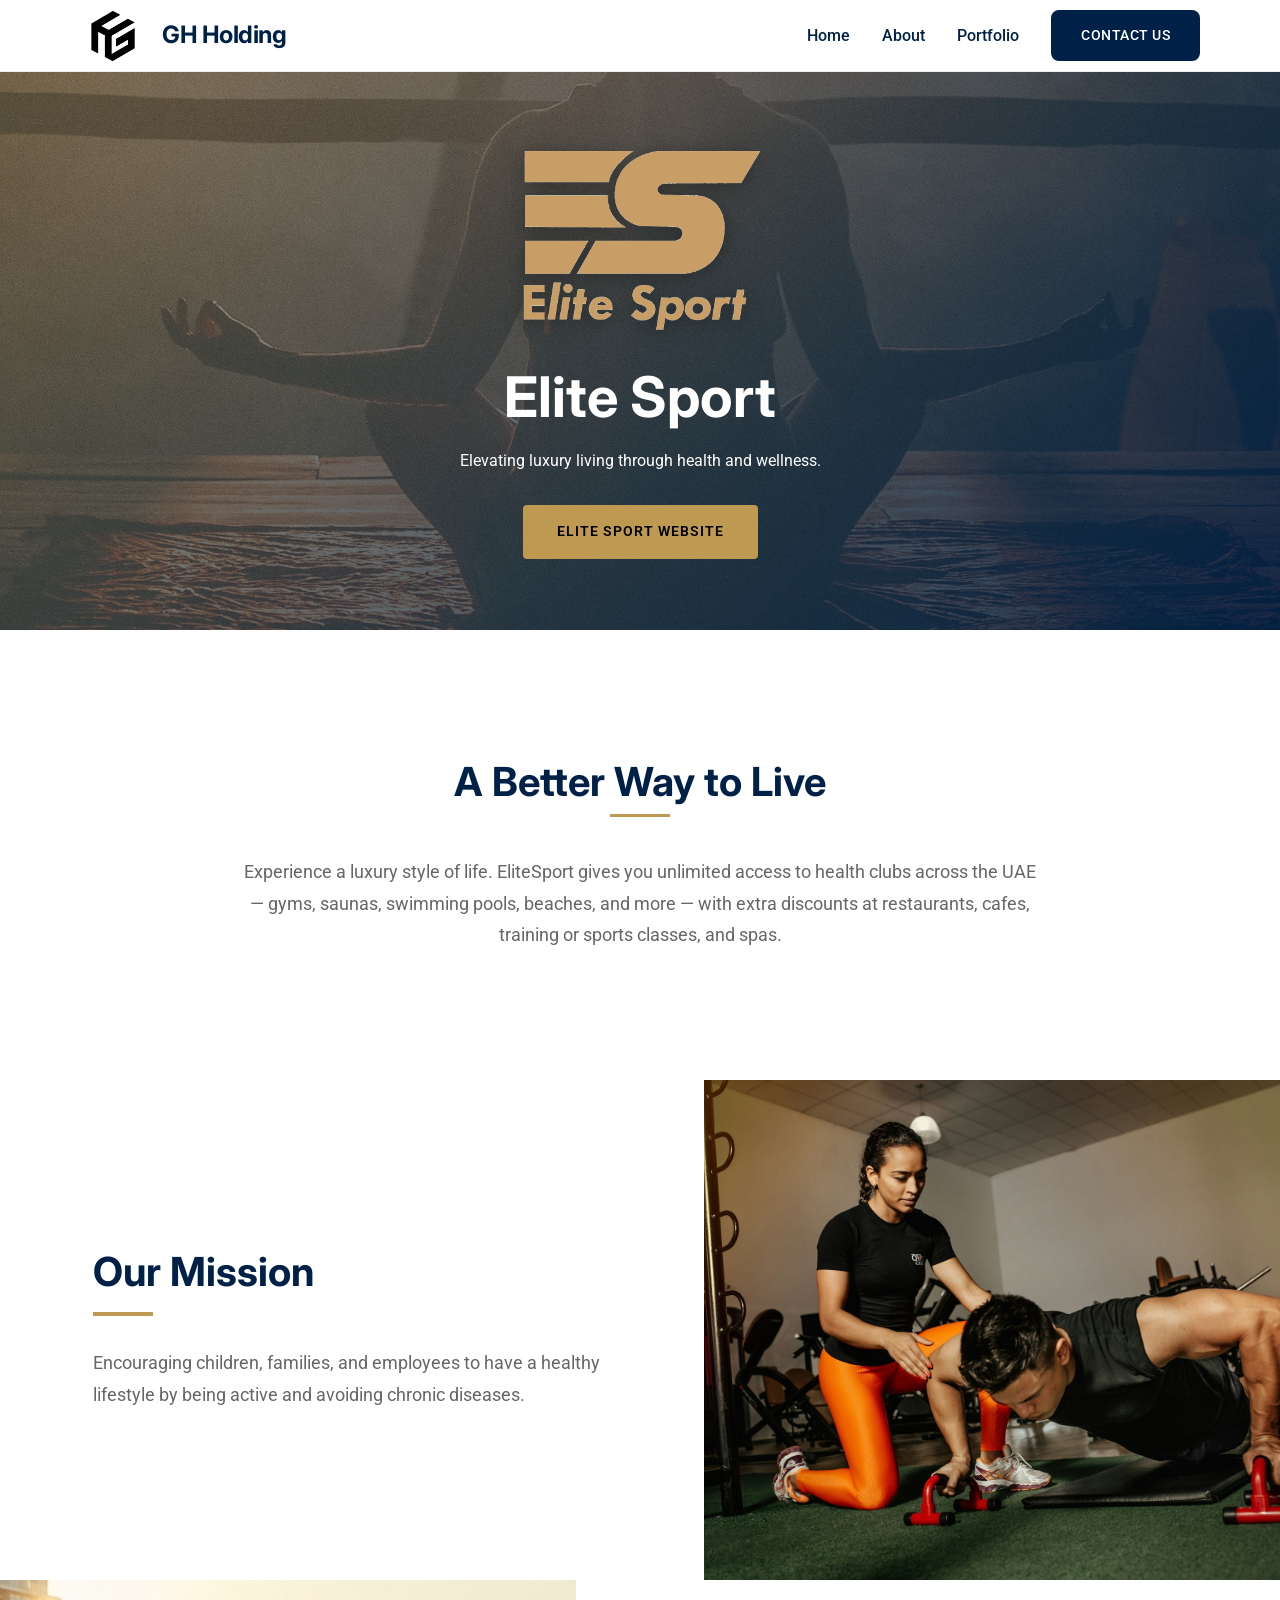
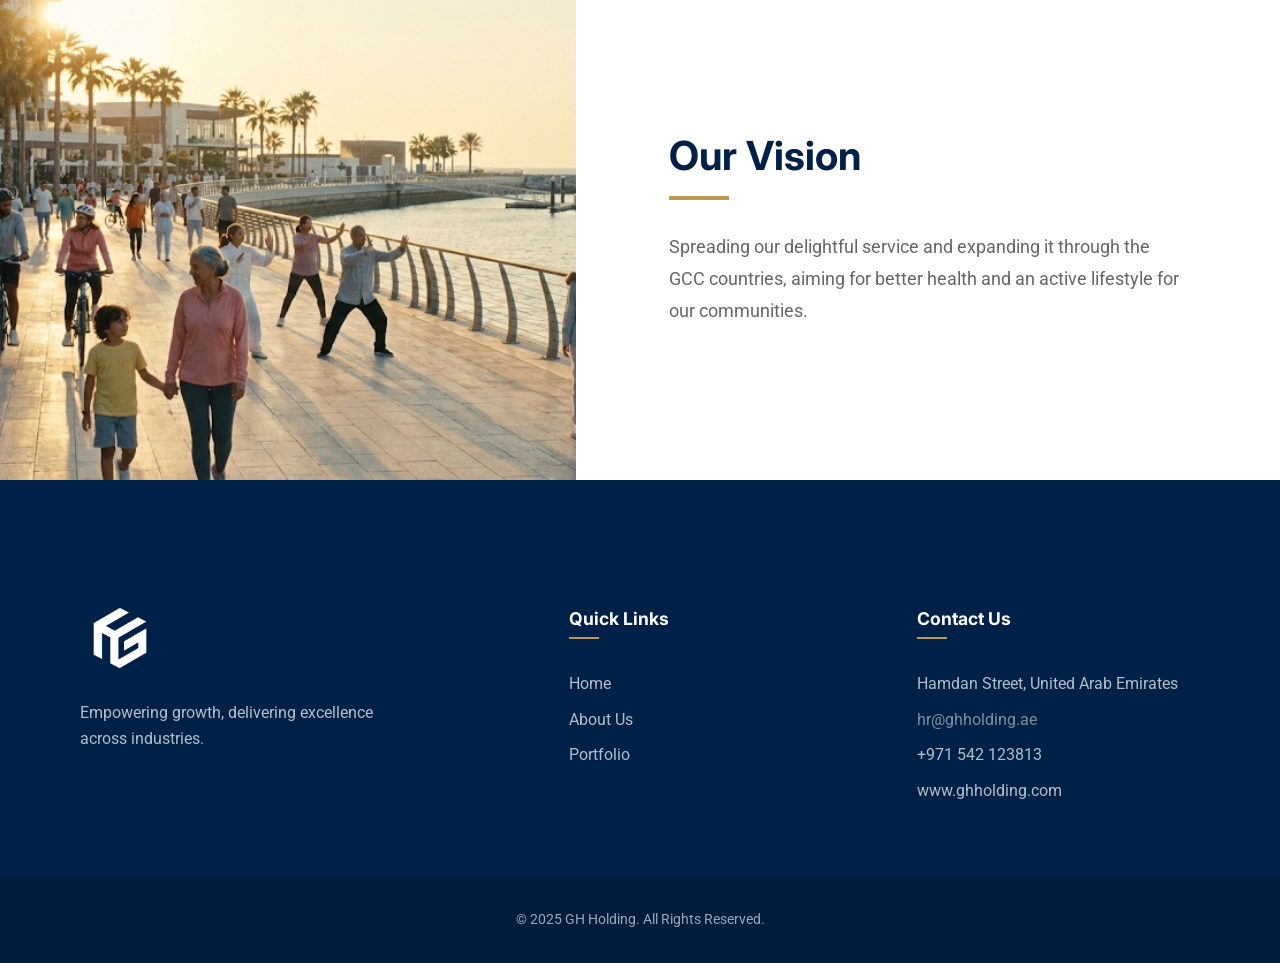
<file: elite-sport.html>
<!DOCTYPE html>
<html lang="en">

<head>
    <meta charset="UTF-8">
    <meta name="viewport" content="width=device-width, initial-scale=1.0">
    <title>Elite Sport - GH Holding</title>
    <!-- Google Fonts -->
    <link rel="preconnect" href="https://fonts.googleapis.com">
    <link rel="preconnect" href="https://fonts.gstatic.com" crossorigin>
    <link
        href="https://fonts.googleapis.com/css2?family=Inter:wght@300;400;500;600;700&family=Playfair+Display:ital,wght@0,400;0,700;1,400&family=Roboto:wght@300;400;500&display=swap"
        rel="stylesheet">
    <link rel="stylesheet" href="style.css">

    <style>
        :root {
            --color-accent: rgb(189, 153, 81);
        }

        .page-hero-bg {
            background-image: url('assets/Elite/elite sport background.webp');
        }

        .accent-bg {
            background-color: var(--color-accent);
            color: #fff;
        }

        .split-content h2::after {
            background-color: var(--color-accent);
        }
    </style>

    <!-- Meta/SEO -->
    <meta name="description"
        content="Elite Sport offers luxury lifestyle and wellness access across the UAE. Join us for exclusive gym, beach, and leisure experiences.">
</head>

<body>

    <!-- Header -->
    <header class="site-header">
        <div class="container header-container">
            <div class="logo">
                <a href="index.html"><img src="assets/GH/GH.png" alt="GH Holding Logo"><span class="logo-text">GH
                        Holding</span></a>
            </div>
            <nav class="main-nav">
                <ul>
                    <li><a href="index.html">Home</a></li>
                    <li><a href="about.html">About</a></li>
                    <li class="has-dropdown">
                        <a href="index.html#portfolio">Portfolio</a>
                        <ul class="dropdown-menu">
                            <li><a href="elite-sport.html">Elite Sport</a></li>
                            <li><a href="white-radish.html">White Radish</a></li>
                            <li><a href="workout-gym.html">Workout Gym</a></li>
                            <li><a href="general-contracting.html">90 Construction & Real Estate</a></li>
                            <li><a href="education.html">GH Education</a></li>
                        </ul>
                    </li>

                    <li><a href="index.html#contact" class="btn-primary">Contact Us</a></li>
                </ul>
            </nav>
            <div class="mobile-menu-toggle">
                <span></span>
                <span></span>
                <span></span>
            </div>
        </div>
    </header>

    <main>
        <!-- Page Hero -->
        <section class="page-hero">
            <div class="page-hero-bg"></div>
            <div class="hero-overlay"
                style="background: linear-gradient(135deg, rgba(189, 153, 81, 0.4) 0%, rgba(0, 33, 71, 0.8) 100%);">
            </div>
            <div class="container page-hero-content">
                <img src="assets/Elite/elitsportlogo-clear.webp" alt="Elite Sport Logo"
                    style="width: 240px; margin: 0 auto 2rem; filter: drop-shadow(0 4px 10px rgba(0,0,0,0.3));">
                <h1 class="fade-in-up">Elite Sport</h1>
                <p class="fade-in-up delay-1">Elevating luxury living through health and wellness.</p>
                <div class="hero-actions fade-in-up delay-2" style="margin-top: 2rem;">
                    <a href="https://www.theelitesport.com/" target="_blank" class="elite-sport-btn">Elite Sport
                        Website</a>
                </div>
            </div>
        </section>

        <!-- Intro Section -->
        <section class="intro-section"
            style="padding: var(--spacing-xl) 0; text-align: center; background-color: #fff;">
            <div class="container">
                <div class="section-header" style="margin-bottom: var(--spacing-md);">
                    <h2>A Better Way to Live</h2>
                </div>
                <p
                    style="max-width: 800px; margin: 0 auto; font-size: 1.1rem; color: var(--color-text-light); line-height: 1.8;">
                    Experience a luxury style of life. EliteSport gives you unlimited access to health clubs
                    across the UAE — gyms, saunas, swimming pools, beaches, and more — with extra discounts
                    at restaurants, cafes, training or sports classes, and spas.
                </p>
            </div>
        </section>

        <!-- Mission Section (Text Left, Image Right) -->
        <section class="split-section">
            <div class="split-content">
                <div class="container" style="padding: 0;">
                    <h2>Our Mission</h2>
                    <p>
                        Encouraging children, families, and employees to have a healthy lifestyle by being active and
                        avoiding chronic diseases.
                    </p>
                </div>
            </div>
            <div class="split-image" style="background-image: url('assets/Elite/elite_mission.png');"></div>
        </section>

        <!-- Vision Section (Image Left, Text Right) -->
        <section class="split-section" style="flex-direction: row-reverse;">
            <div class="split-content">
                <div class="container" style="padding: 0;">
                    <h2>Our Vision</h2>
                    <p>
                        Spreading our delightful service and expanding it through the GCC countries, aiming for better
                        health and an active lifestyle for our communities.
                    </p>
                </div>
            </div>
            <div class="split-image" style="background-image: url('assets/Elite/elite_vision.png');"></div>
        </section>

    </main>

    <!-- Footer -->
    <footer class="site-footer">
        <div class="container footer-content">
            <div class="footer-col brand-col">
                <img src="assets/GH/GH.png" alt="GH Holding Logo" class="footer-logo">
                <p>Empowering growth, delivering excellence across industries.</p>
            </div>
            <div class="footer-col links-col">
                <h4>Quick Links</h4>
                <ul>
                    <li><a href="index.html">Home</a></li>
                    <li><a href="about.html">About Us</a></li>
                    <li><a href="index.html#portfolio">Portfolio</a></li>
                </ul>
            </div>
            <div class="footer-col contact-col">
                <h4>Contact Us</h4>
                <p>Hamdan Street, United Arab Emirates</p>
                <p><a href="mailto:hr@ghholding.ae">hr@ghholding.ae</a></p>
                <p>+971 542 123813</p>
                <p>www.ghholding.com</p>
            </div>
        </div>
        <div class="footer-bottom">
            <p>&copy; 2025 GH Holding. All Rights Reserved.</p>
        </div>
    </footer>

    <script src="script.js"></script>
</body>

</html>
</file>
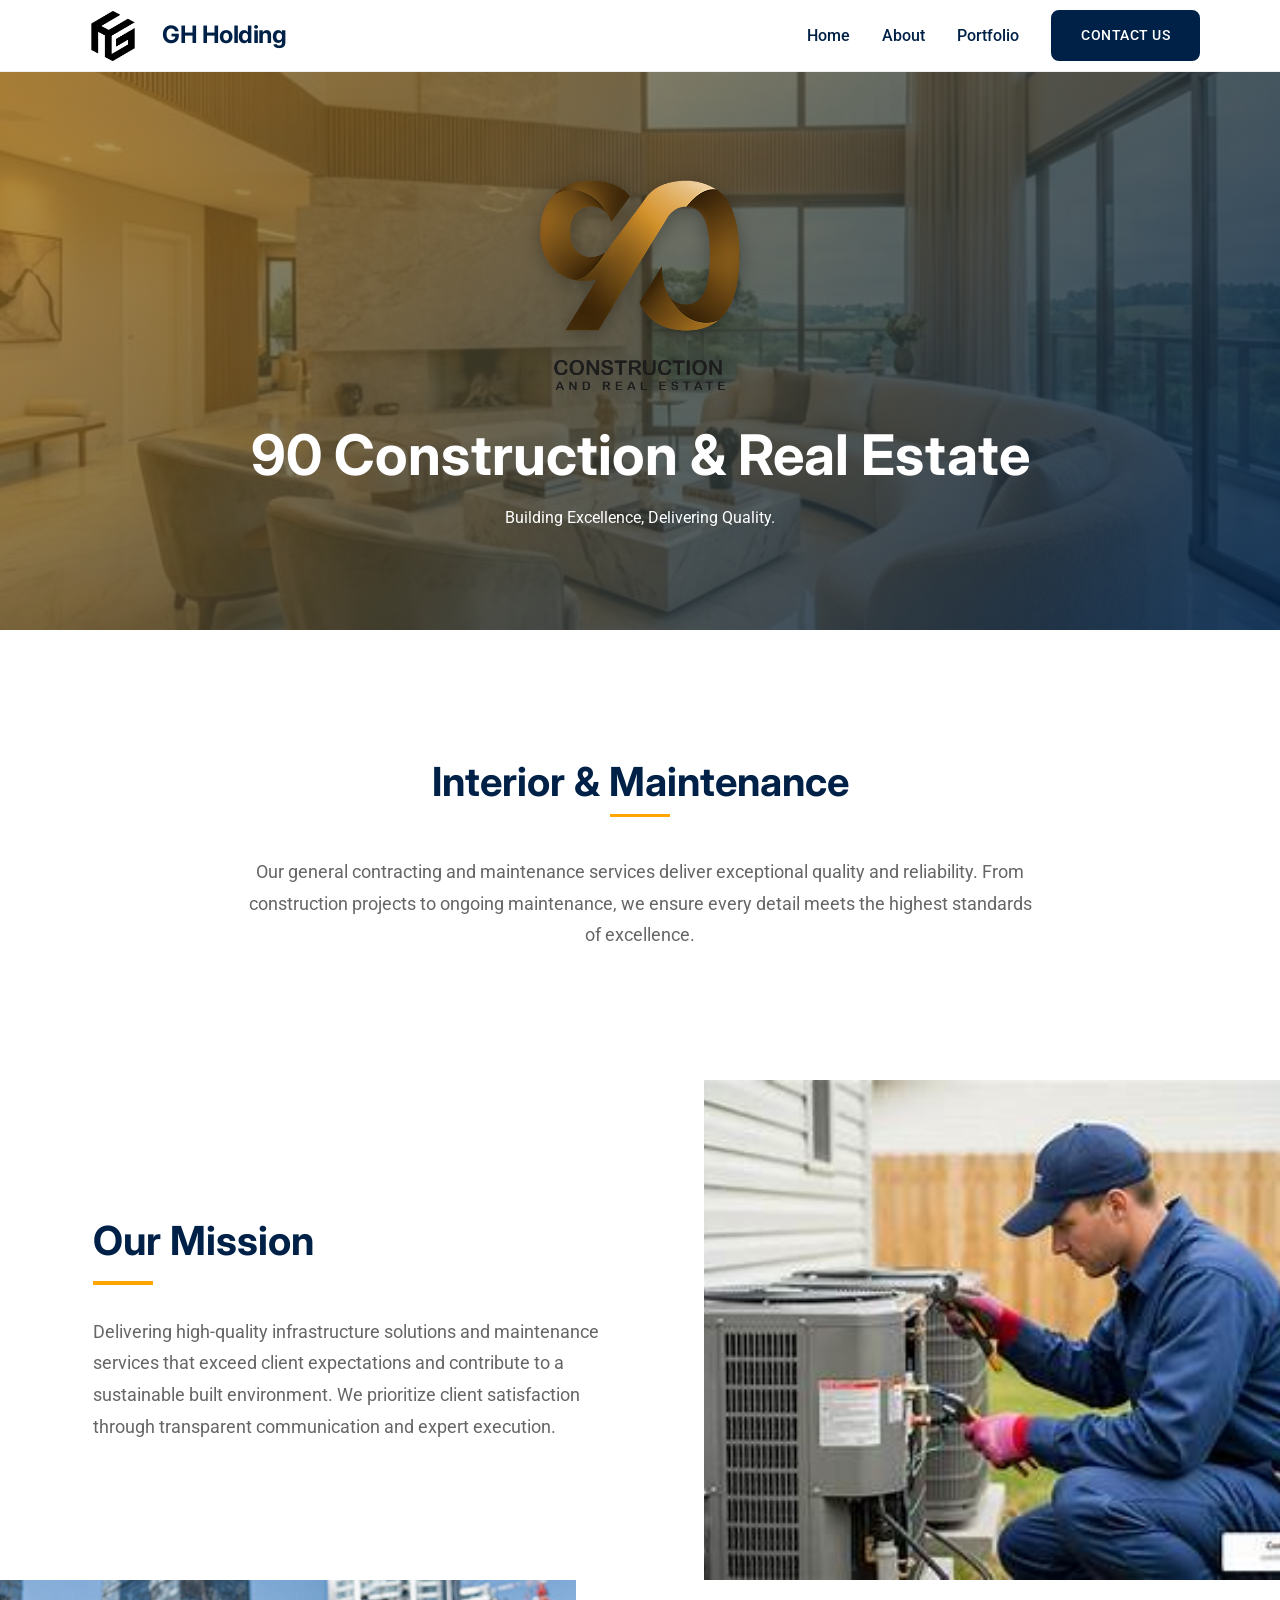
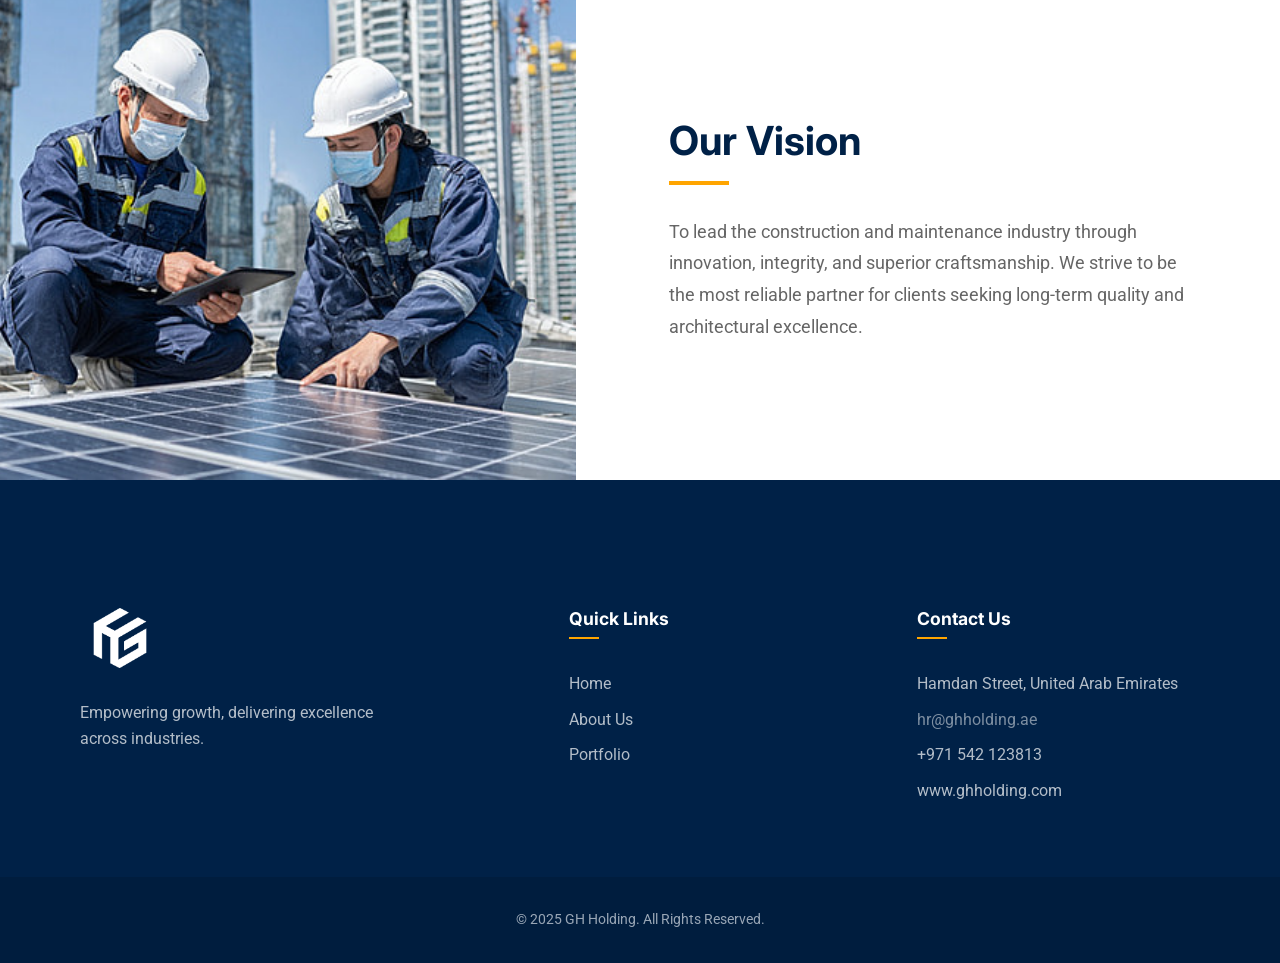
<file: general-contracting.html>
<!DOCTYPE html>
<html lang="en">

<head>
    <meta charset="UTF-8">
    <meta name="viewport" content="width=device-width, initial-scale=1.0">
    <title>90 Construction & Real Estate - GH Holding</title>
    <!-- Google Fonts -->
    <link rel="preconnect" href="https://fonts.googleapis.com">
    <link rel="preconnect" href="https://fonts.gstatic.com" crossorigin>
    <link
        href="https://fonts.googleapis.com/css2?family=Inter:wght@300;400;500;600;700&family=Playfair+Display:ital,wght@0,400;0,700;1,400&family=Roboto:wght@300;400;500&display=swap"
        rel="stylesheet">
    <link rel="stylesheet" href="style.css">

    <style>
        :root {
            --color-accent: #FFA500;
        }

        .page-hero-bg {
            background-image: url('assets/90/interior-service-background.jpg');
        }

        .accent-bg {
            background-color: var(--color-accent);
            color: #000;
        }

        .split-content h2::after {
            background-color: var(--color-accent);
        }
    </style>

    <!-- Meta/SEO -->
    <meta name="description"
        content="Our general contracting and maintenance services deliver exceptional quality and reliability in the UAE construction sector.">
</head>

<body>

    <!-- Header -->
    <header class="site-header">
        <div class="container header-container">
            <div class="logo">
                <a href="index.html"><img src="assets/GH/GH.png" alt="GH Holding Logo"><span class="logo-text">GH
                        Holding</span></a>
            </div>
            <nav class="main-nav">
                <ul>
                    <li><a href="index.html">Home</a></li>
                    <li><a href="about.html">About</a></li>
                    <li class="has-dropdown">
                        <a href="index.html#portfolio">Portfolio</a>
                        <ul class="dropdown-menu">
                            <li><a href="elite-sport.html">Elite Sport</a></li>
                            <li><a href="white-radish.html">White Radish</a></li>
                            <li><a href="workout-gym.html">Workout Gym</a></li>
                            <li><a href="general-contracting.html">90 Construction & Real Estate</a></li>
                            <li><a href="education.html">GH Education</a></li>
                        </ul>
                    </li>

                    <li><a href="index.html#contact" class="btn-primary">Contact Us</a></li>
                </ul>
            </nav>
            <div class="mobile-menu-toggle">
                <span></span>
                <span></span>
                <span></span>
            </div>
        </div>
    </header>

    <main>
        <!-- Page Hero -->
        <section class="page-hero">
            <div class="page-hero-bg"></div>
            <div class="hero-overlay"
                style="background: linear-gradient(135deg, rgba(255, 165, 0, 0.4) 0%, rgba(0, 33, 71, 0.8) 100%);">
            </div>
            <div class="container page-hero-content">
                <img src="assets/90/90.png" alt="90 Construction Logo"
                    style="width: 200px; margin: 0 auto 2rem; filter: drop-shadow(0 4px 10px rgba(0,0,0,0.3));">
                <h1 class="fade-in-up">90 Construction & Real Estate</h1>
                <p class="fade-in-up delay-1">Building Excellence, Delivering Quality.</p>
            </div>
        </section>

        <!-- Intro Section (Matches Premium Layout) -->
        <section class="intro-section"
            style="padding: var(--spacing-xl) 0; text-align: center; background-color: #fff;">
            <div class="container">
                <div class="section-header" style="margin-bottom: var(--spacing-md);">
                    <h2>Interior & Maintenance</h2>
                </div>
                <p
                    style="max-width: 800px; margin: 0 auto; font-size: 1.1rem; color: var(--color-text-light); line-height: 1.8;">
                    Our general contracting and maintenance services deliver exceptional quality and reliability. From
                    construction projects to ongoing maintenance, we ensure every detail meets the highest standards of
                    excellence.
                </p>
            </div>
        </section>

        <!-- Mission Section (Text Left, Image Right) -->
        <section class="split-section">
            <div class="split-content">
                <div class="container" style="padding: 0;">
                    <h2>Our Mission</h2>
                    <p>
                        Delivering high-quality infrastructure solutions and maintenance services that exceed client
                        expectations and contribute to a sustainable built environment. We prioritize client
                        satisfaction through transparent communication and expert execution.
                    </p>
                </div>
            </div>
            <div class="split-image" style="background-image: url('assets/90/90 mission.jpg');"></div>
        </section>

        <!-- Vision Section (Image Left, Text Right) -->
        <section class="split-section" style="flex-direction: row-reverse;">
            <div class="split-content">
                <div class="container" style="padding: 0;">
                    <h2>Our Vision</h2>
                    <p>
                        To lead the construction and maintenance industry through innovation, integrity, and superior
                        craftsmanship. We strive to be the most reliable partner for clients seeking long-term quality
                        and architectural excellence.
                    </p>
                </div>
            </div>
            <div class="split-image" style="background-image: url('assets/90/90 vision.jpg');"></div>
        </section>

    </main>

    <!-- Footer -->
    <footer class="site-footer">
        <div class="container footer-content">
            <div class="footer-col brand-col">
                <img src="assets/GH/GH.png" alt="GH Holding Logo" class="footer-logo">
                <p>Empowering growth, delivering excellence across industries.</p>
            </div>
            <div class="footer-col links-col">
                <h4>Quick Links</h4>
                <ul>
                    <li><a href="index.html">Home</a></li>
                    <li><a href="about.html">About Us</a></li>
                    <li><a href="index.html#portfolio">Portfolio</a></li>
                </ul>
            </div>
            <div class="footer-col contact-col">
                <h4>Contact Us</h4>
                <p>Hamdan Street, United Arab Emirates</p>
                <p><a href="mailto:hr@ghholding.ae">hr@ghholding.ae</a></p>
                <p>+971 542 123813</p>
                <p>www.ghholding.com</p>
            </div>
        </div>
        <div class="footer-bottom">
            <p>&copy; 2025 GH Holding. All Rights Reserved.</p>
        </div>
    </footer>

    <script src="script.js"></script>
</body>

</html>
</file>
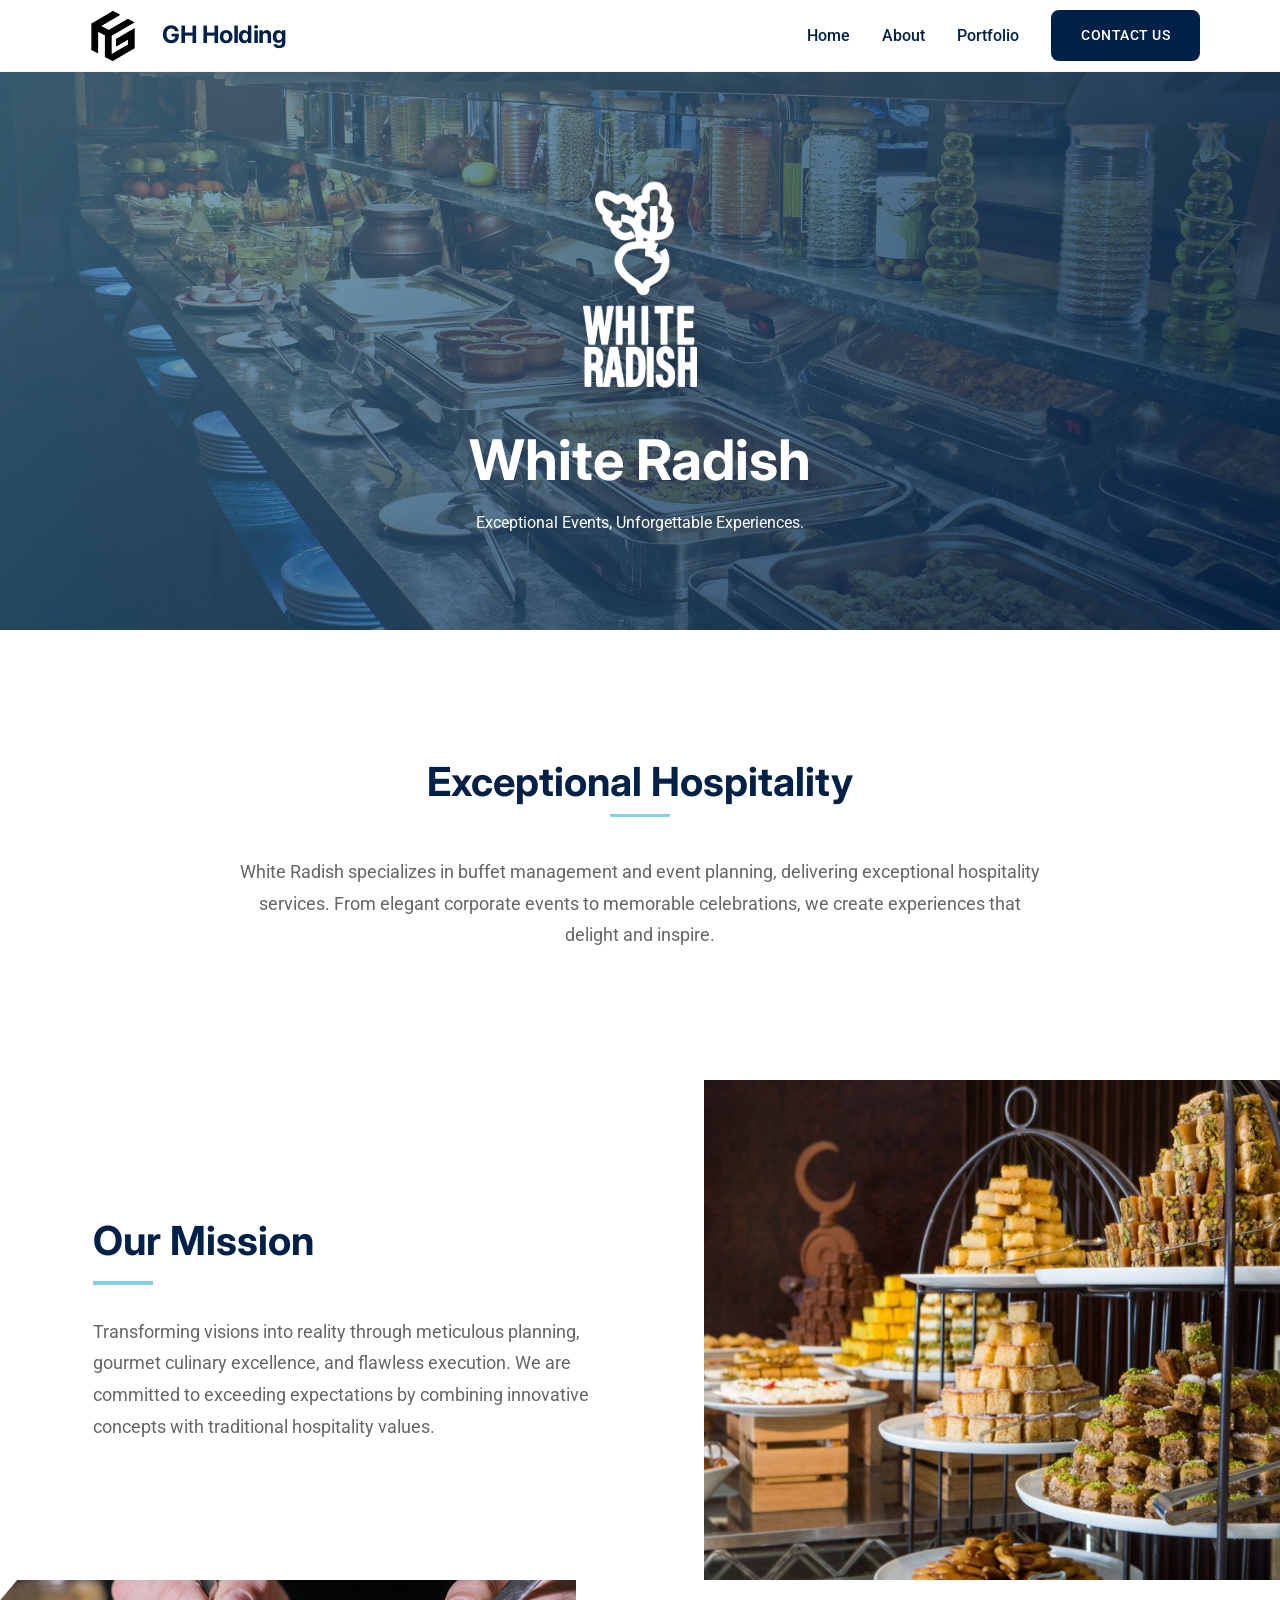
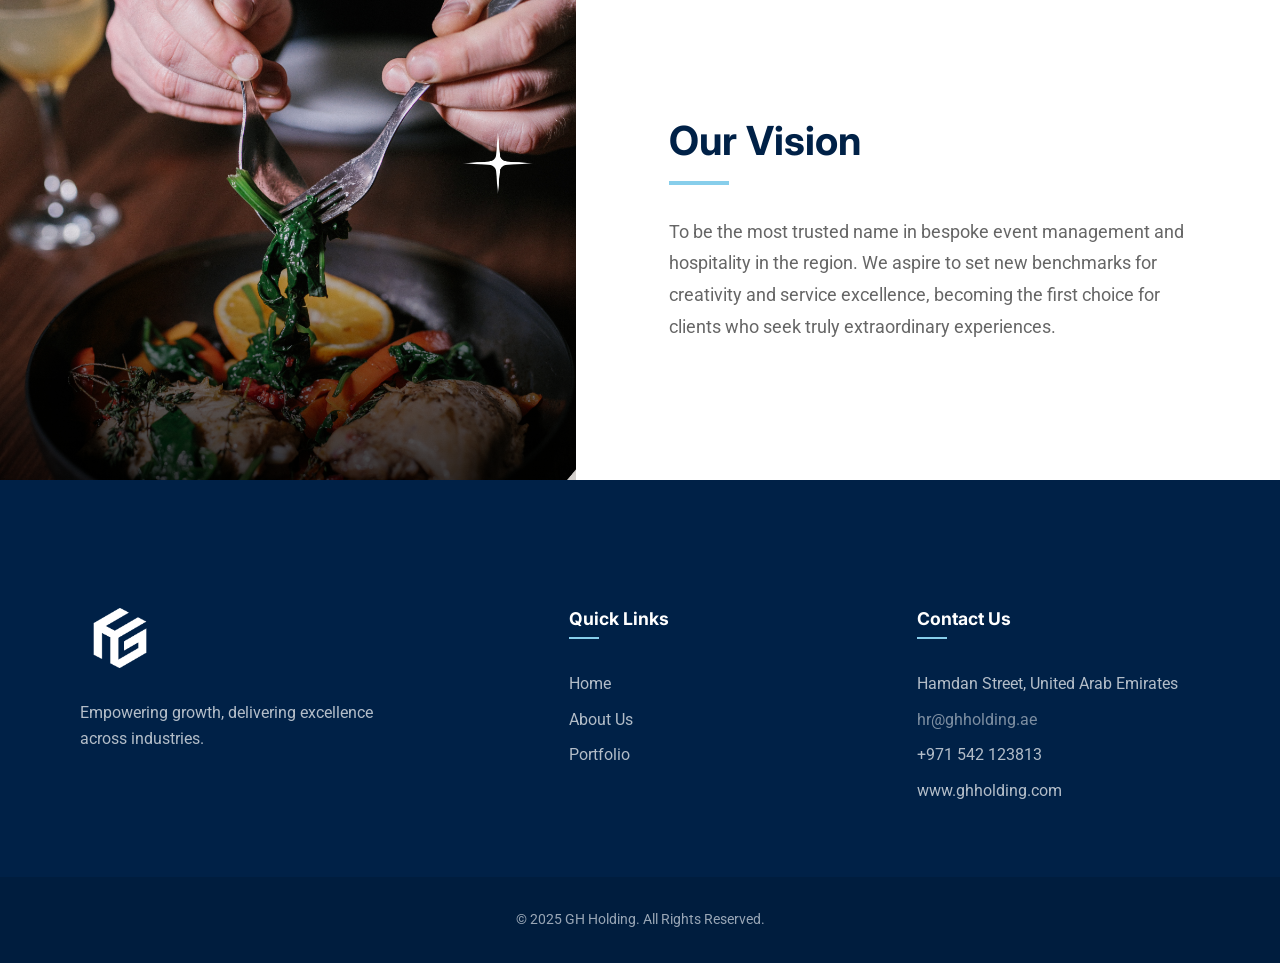
<file: white-radish.html>
<!DOCTYPE html>
<html lang="en">

<head>
    <meta charset="UTF-8">
    <meta name="viewport" content="width=device-width, initial-scale=1.0">
    <title>White Radish - GH Holding</title>
    <!-- Google Fonts -->
    <link rel="preconnect" href="https://fonts.googleapis.com">
    <link rel="preconnect" href="https://fonts.gstatic.com" crossorigin>
    <link
        href="https://fonts.googleapis.com/css2?family=Inter:wght@300;400;500;600;700&family=Playfair+Display:ital,wght@0,400;0,700;1,400&family=Roboto:wght@300;400;500&display=swap"
        rel="stylesheet">
    <link rel="stylesheet" href="style.css">

    <style>
        :root {
            --color-accent: #87CEEB;
        }

        .page-hero-bg {
            background-image: url('assets/WR/white-radish-background.png');
        }

        .accent-bg {
            background-color: var(--color-accent);
            color: #000;
        }

        .split-content h2::after {
            background-color: var(--color-accent);
        }
    </style>

    <!-- Meta/SEO -->
    <meta name="description"
        content="White Radish specializes in buffet management and event planning, delivering exceptional hospitality services in the UAE.">
</head>

<body>

    <!-- Header -->
    <header class="site-header">
        <div class="container header-container">
            <div class="logo">
                <a href="index.html"><img src="assets/GH/GH.png" alt="GH Holding Logo"><span class="logo-text">GH
                        Holding</span></a>
            </div>
            <nav class="main-nav">
                <ul>
                    <li><a href="index.html">Home</a></li>
                    <li><a href="about.html">About</a></li>
                    <li class="has-dropdown">
                        <a href="index.html#portfolio">Portfolio</a>
                        <ul class="dropdown-menu">
                            <li><a href="elite-sport.html">Elite Sport</a></li>
                            <li><a href="white-radish.html">White Radish</a></li>
                            <li><a href="workout-gym.html">Workout Gym</a></li>
                            <li><a href="general-contracting.html">90 Construction & Real Estate</a></li>
                            <li><a href="education.html">GH Education</a></li>
                        </ul>
                    </li>

                    <li><a href="index.html#contact" class="btn-primary">Contact Us</a></li>
                </ul>
            </nav>
            <div class="mobile-menu-toggle">
                <span></span>
                <span></span>
                <span></span>
            </div>
        </div>
    </header>

    <main>
        <!-- Page Hero -->
        <section class="page-hero">
            <div class="page-hero-bg"></div>
            <div class="hero-overlay"
                style="background: linear-gradient(135deg, rgba(135, 206, 235, 0.4) 0%, rgba(0, 33, 71, 0.8) 100%);">
            </div>
            <div class="container page-hero-content">
                <img src="assets/WR/White-Radish.png" alt="White Radish Logo"
                    style="width: 220px; margin: 0 auto 2rem; filter: brightness(0) invert(1) drop-shadow(0 4px 10px rgba(0,0,0,0.3));">
                <h1 class="fade-in-up">White Radish</h1>
                <p class="fade-in-up delay-1">Exceptional Events, Unforgettable Experiences.</p>
            </div>
        </section>

        <!-- Intro Section (Matches Elite Sport style) -->
        <section class="intro-section"
            style="padding: var(--spacing-xl) 0; text-align: center; background-color: #fff;">
            <div class="container">
                <div class="section-header" style="margin-bottom: var(--spacing-md);">
                    <h2>Exceptional Hospitality</h2>
                </div>
                <p
                    style="max-width: 800px; margin: 0 auto; font-size: 1.1rem; color: var(--color-text-light); line-height: 1.8;">
                    White Radish specializes in buffet management and event planning, delivering exceptional
                    hospitality services. From elegant corporate events to memorable celebrations, we create
                    experiences that delight and inspire.
                </p>
            </div>
        </section>

        <!-- Mission Section (Text Left, Image Right) -->
        <section class="split-section">
            <div class="split-content">
                <div class="container" style="padding: 0;">
                    <h2>Our Mission</h2>
                    <p>
                        Transforming visions into reality through meticulous planning, gourmet culinary excellence, and
                        flawless execution. We are committed to exceeding expectations by combining innovative concepts
                        with traditional hospitality values.
                    </p>
                </div>
            </div>
            <div class="split-image" style="background-image: url('assets/WR/Mission-wr1.jpg');"></div>
        </section>

        <!-- Vision Section (Image Left, Text Right) -->
        <section class="split-section" style="flex-direction: row-reverse;">
            <div class="split-content">
                <div class="container" style="padding: 0;">
                    <h2>Our Vision</h2>
                    <p>
                        To be the most trusted name in bespoke event management and hospitality in the region. We aspire
                        to set new benchmarks for creativity and service excellence, becoming the first choice for
                        clients who seek truly extraordinary experiences.
                    </p>
                </div>
            </div>
            <div class="split-image" style="background-image: url('assets/WR/vision-wr.png');"></div>
        </section>

    </main>

    <!-- Footer -->
    <footer class="site-footer">
        <div class="container footer-content">
            <div class="footer-col brand-col">
                <img src="assets/GH/GH.png" alt="GH Holding Logo" class="footer-logo">
                <p>Empowering growth, delivering excellence across industries.</p>
            </div>
            <div class="footer-col links-col">
                <h4>Quick Links</h4>
                <ul>
                    <li><a href="index.html">Home</a></li>
                    <li><a href="about.html">About Us</a></li>
                    <li><a href="index.html#portfolio">Portfolio</a></li>
                </ul>
            </div>
            <div class="footer-col contact-col">
                <h4>Contact Us</h4>
                <p>Hamdan Street, United Arab Emirates</p>
                <p><a href="mailto:hr@ghholding.ae">hr@ghholding.ae</a></p>
                <p>+971 542 123813</p>
                <p>www.ghholding.com</p>
            </div>
        </div>
        <div class="footer-bottom">
            <p>&copy; 2025 GH Holding. All Rights Reserved.</p>
        </div>
    </footer>

    <script src="script.js"></script>
</body>

</html>
</file>
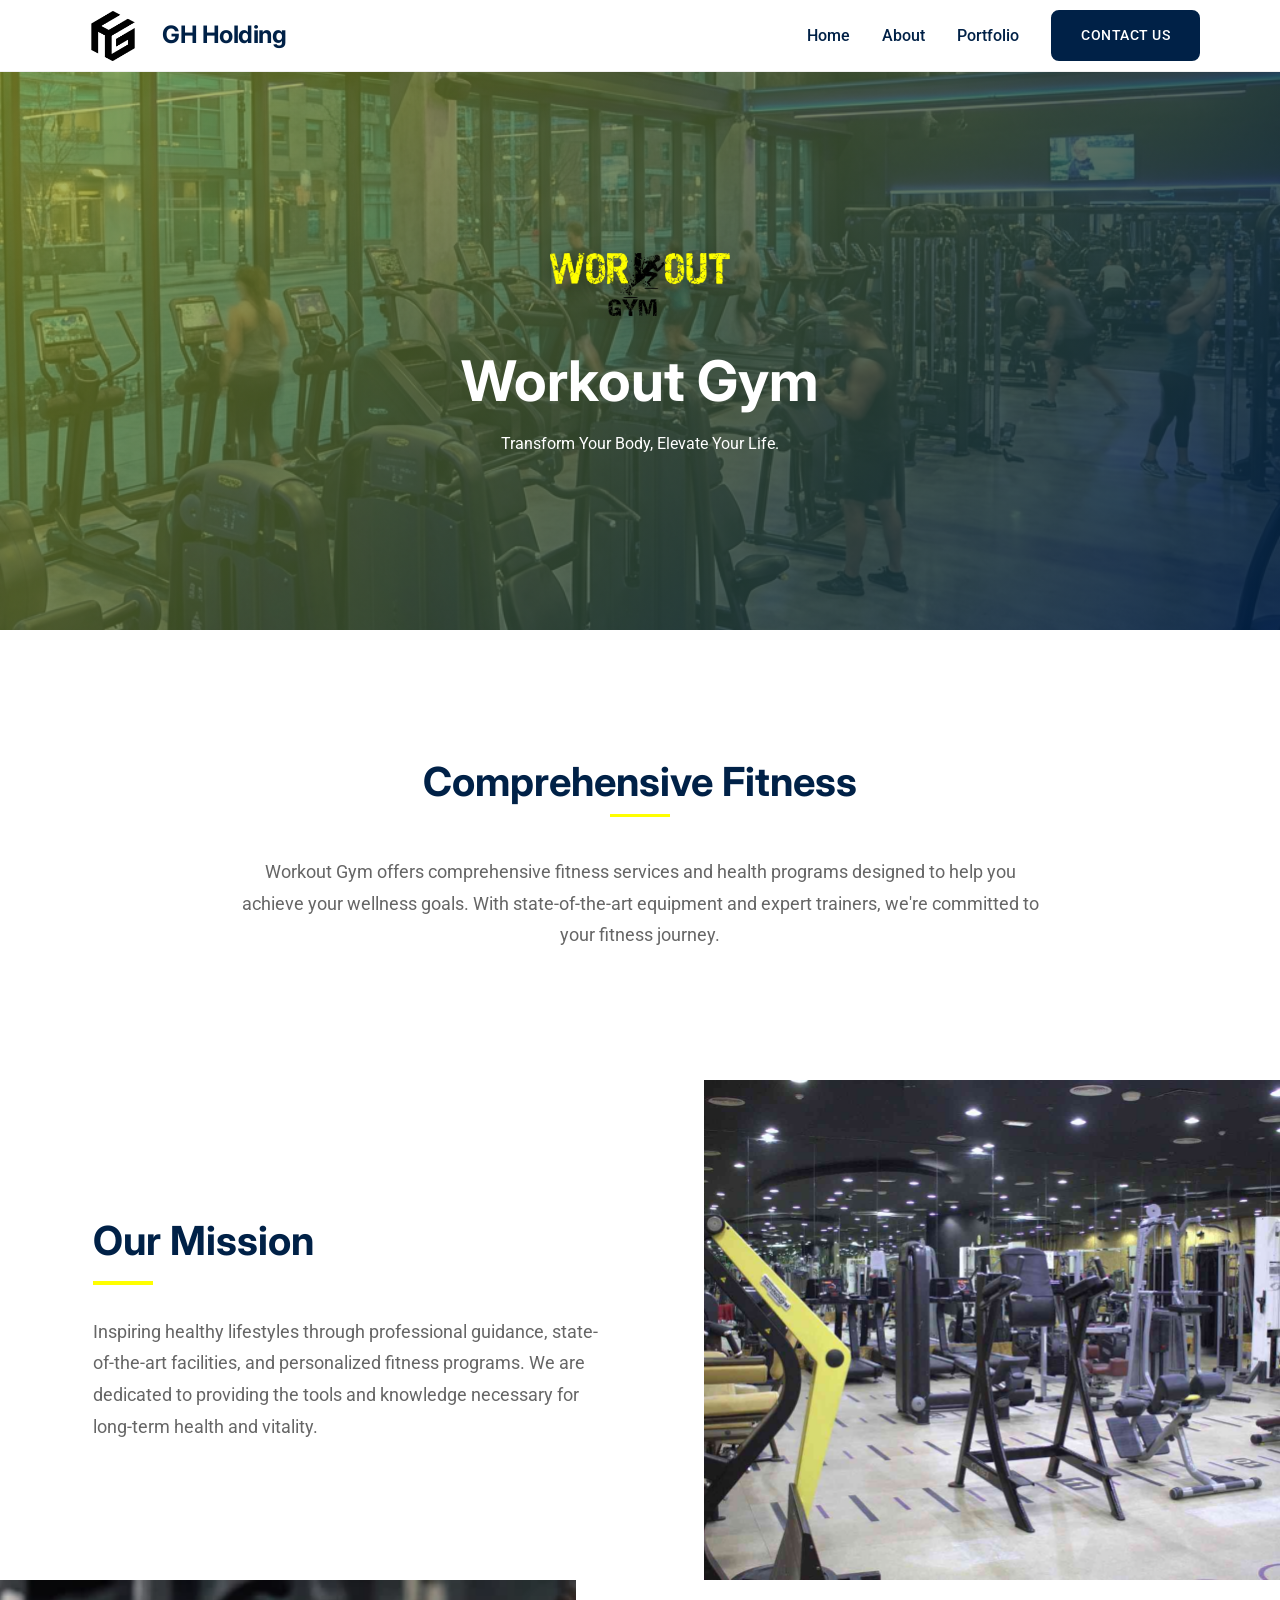
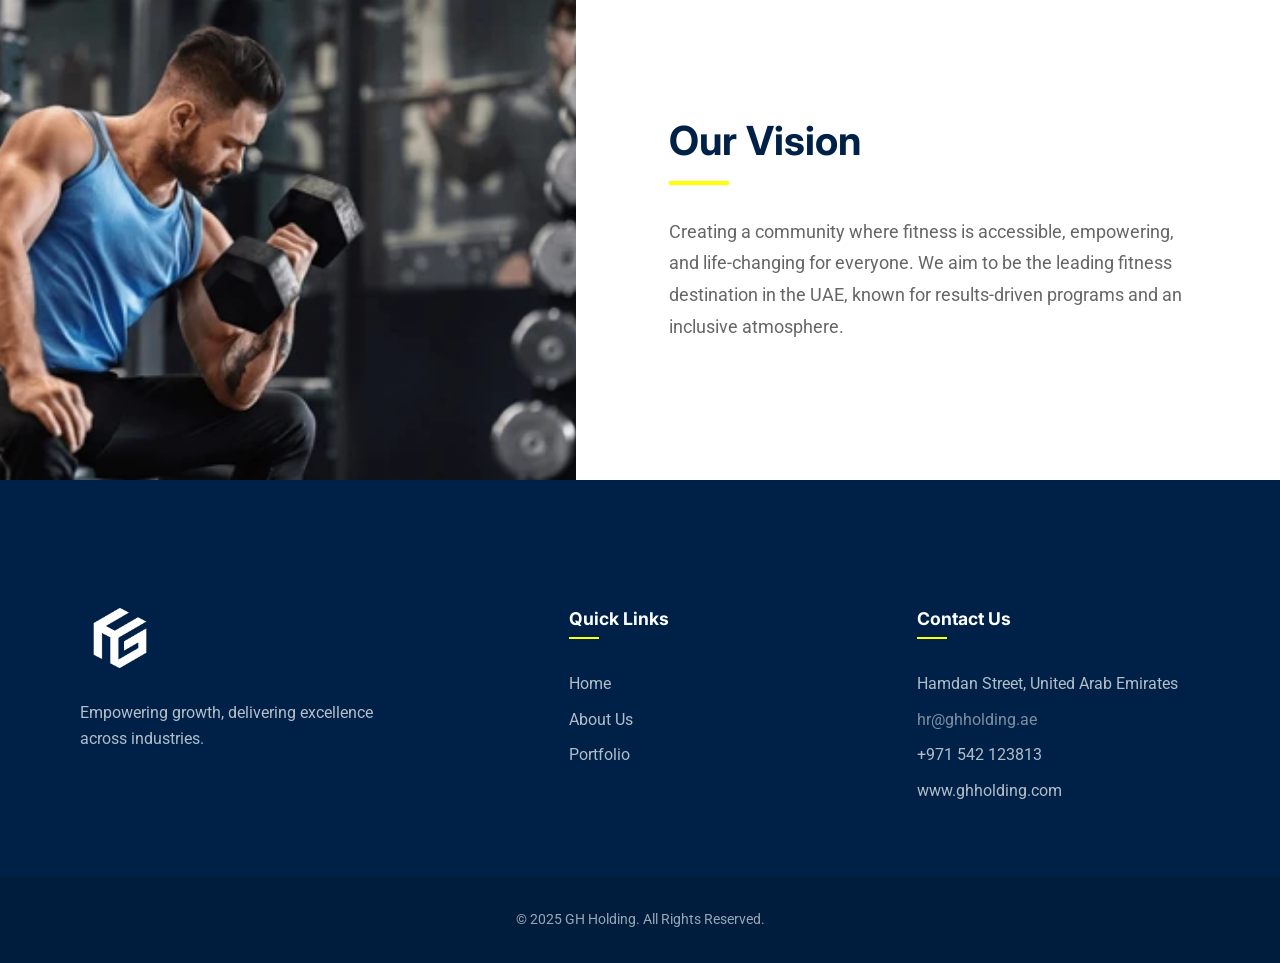
<file: workout-gym.html>
<!DOCTYPE html>
<html lang="en">

<head>
    <meta charset="UTF-8">
    <meta name="viewport" content="width=device-width, initial-scale=1.0">
    <title>Workout Gym - GH Holding</title>
    <!-- Google Fonts -->
    <link rel="preconnect" href="https://fonts.googleapis.com">
    <link rel="preconnect" href="https://fonts.gstatic.com" crossorigin>
    <link
        href="https://fonts.googleapis.com/css2?family=Inter:wght@300;400;500;600;700&family=Playfair+Display:ital,wght@0,400;0,700;1,400&family=Roboto:wght@300;400;500&display=swap"
        rel="stylesheet">
    <link rel="stylesheet" href="style.css">

    <style>
        :root {
            --color-accent: #FFFF00;
        }

        .page-hero-bg {
            background-image: url('assets/Workout/workout-gym-background.png');
        }

        .accent-bg {
            background-color: var(--color-accent);
            color: #000;
        }

        .split-content h2::after {
            background-color: var(--color-accent);
        }
    </style>

    <!-- Meta/SEO -->
    <meta name="description"
        content="Workout Gym offers comprehensive fitness services and health programs in the UAE. Transform your body and elevate your life.">
</head>

<body>

    <!-- Header -->
    <header class="site-header">
        <div class="container header-container">
            <div class="logo">
                <a href="index.html"><img src="assets/GH/GH.png" alt="GH Holding Logo"><span class="logo-text">GH
                        Holding</span></a>
            </div>
            <nav class="main-nav">
                <ul>
                    <li><a href="index.html">Home</a></li>
                    <li><a href="about.html">About</a></li>
                    <li class="has-dropdown">
                        <a href="index.html#portfolio">Portfolio</a>
                        <ul class="dropdown-menu">
                            <li><a href="elite-sport.html">Elite Sport</a></li>
                            <li><a href="white-radish.html">White Radish</a></li>
                            <li><a href="workout-gym.html">Workout Gym</a></li>
                            <li><a href="general-contracting.html">90 Construction & Real Estate</a></li>
                            <li><a href="education.html">GH Education</a></li>
                        </ul>
                    </li>

                    <li><a href="index.html#contact" class="btn-primary">Contact Us</a></li>
                </ul>
            </nav>
            <div class="mobile-menu-toggle">
                <span></span>
                <span></span>
                <span></span>
            </div>
        </div>
    </header>

    <main>
        <!-- Page Hero -->
        <section class="page-hero">
            <div class="page-hero-bg"></div>
            <div class="hero-overlay"
                style="background: linear-gradient(135deg, rgba(255, 255, 0, 0.4) 0%, rgba(0, 33, 71, 0.8) 100%);">
            </div>
            <div class="container page-hero-content">
                <img src="assets/Workout/Workout-Gym.png" alt="Workout Gym Logo"
                    style="width: 180px; margin: 0 auto 2rem; filter: drop-shadow(0 4px 10px rgba(0,0,0,0.3));">
                <h1 class="fade-in-up">Workout Gym</h1>
                <p class="fade-in-up delay-1">Transform Your Body, Elevate Your Life.</p>
            </div>
        </section>

        <!-- Intro Section (Matches Premium Layout) -->
        <section class="intro-section"
            style="padding: var(--spacing-xl) 0; text-align: center; background-color: #fff;">
            <div class="container">
                <div class="section-header" style="margin-bottom: var(--spacing-md);">
                    <h2>Comprehensive Fitness</h2>
                </div>
                <p
                    style="max-width: 800px; margin: 0 auto; font-size: 1.1rem; color: var(--color-text-light); line-height: 1.8;">
                    Workout Gym offers comprehensive fitness services and health programs designed to help you achieve
                    your wellness goals. With state-of-the-art equipment and expert trainers, we're committed to your
                    fitness journey.
                </p>
            </div>
        </section>

        <!-- Mission Section (Text Left, Image Right) -->
        <section class="split-section">
            <div class="split-content">
                <div class="container" style="padding: 0;">
                    <h2>Our Mission</h2>
                    <p>
                        Inspiring healthy lifestyles through professional guidance, state-of-the-art facilities, and
                        personalized fitness programs. We are dedicated to providing the tools and knowledge necessary
                        for long-term health and vitality.
                    </p>
                </div>
            </div>
            <div class="split-image" style="background-image: url('assets/Workout/workoutmission.jpeg');"></div>
        </section>

        <!-- Vision Section (Image Left, Text Right) -->
        <section class="split-section" style="flex-direction: row-reverse;">
            <div class="split-content">
                <div class="container" style="padding: 0;">
                    <h2>Our Vision</h2>
                    <p>
                        Creating a community where fitness is accessible, empowering, and life-changing for everyone. We
                        aim to be the leading fitness destination in the UAE, known for results-driven programs and an
                        inclusive atmosphere.
                    </p>
                </div>
            </div>
            <div class="split-image" style="background-image: url('assets/Workout/workout vision.png');"></div>
        </section>

    </main>

    <!-- Footer -->
    <footer class="site-footer">
        <div class="container footer-content">
            <div class="footer-col brand-col">
                <img src="assets/GH/GH.png" alt="GH Holding Logo" class="footer-logo">
                <p>Empowering growth, delivering excellence across industries.</p>
            </div>
            <div class="footer-col links-col">
                <h4>Quick Links</h4>
                <ul>
                    <li><a href="index.html">Home</a></li>
                    <li><a href="about.html">About Us</a></li>
                    <li><a href="index.html#portfolio">Portfolio</a></li>
                </ul>
            </div>
            <div class="footer-col contact-col">
                <h4>Contact Us</h4>
                <p>Hamdan Street, United Arab Emirates</p>
                <p><a href="mailto:hr@ghholding.ae">hr@ghholding.ae</a></p>
                <p>+971 542 123813</p>
                <p>www.ghholding.com</p>
            </div>
        </div>
        <div class="footer-bottom">
            <p>&copy; 2025 GH Holding. All Rights Reserved.</p>
        </div>
    </footer>

    <script src="script.js"></script>
</body>

</html>
</file>
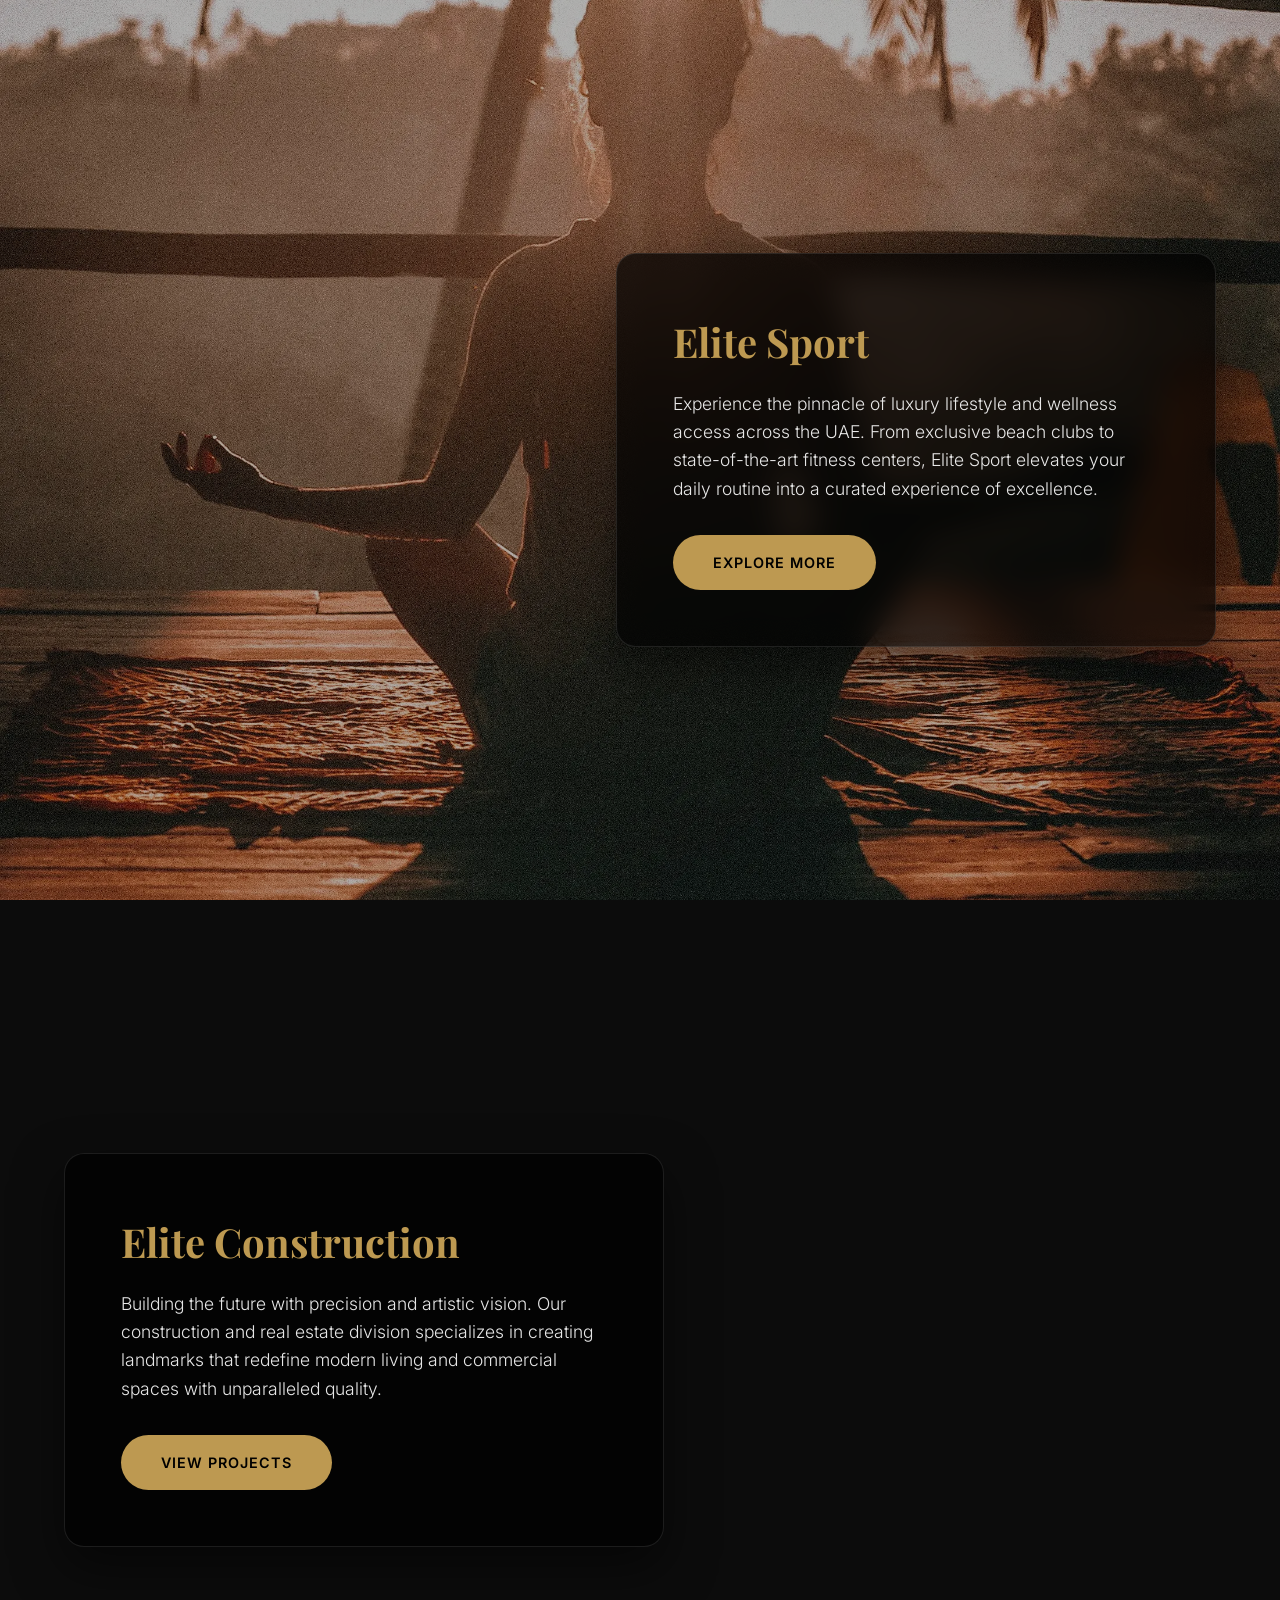
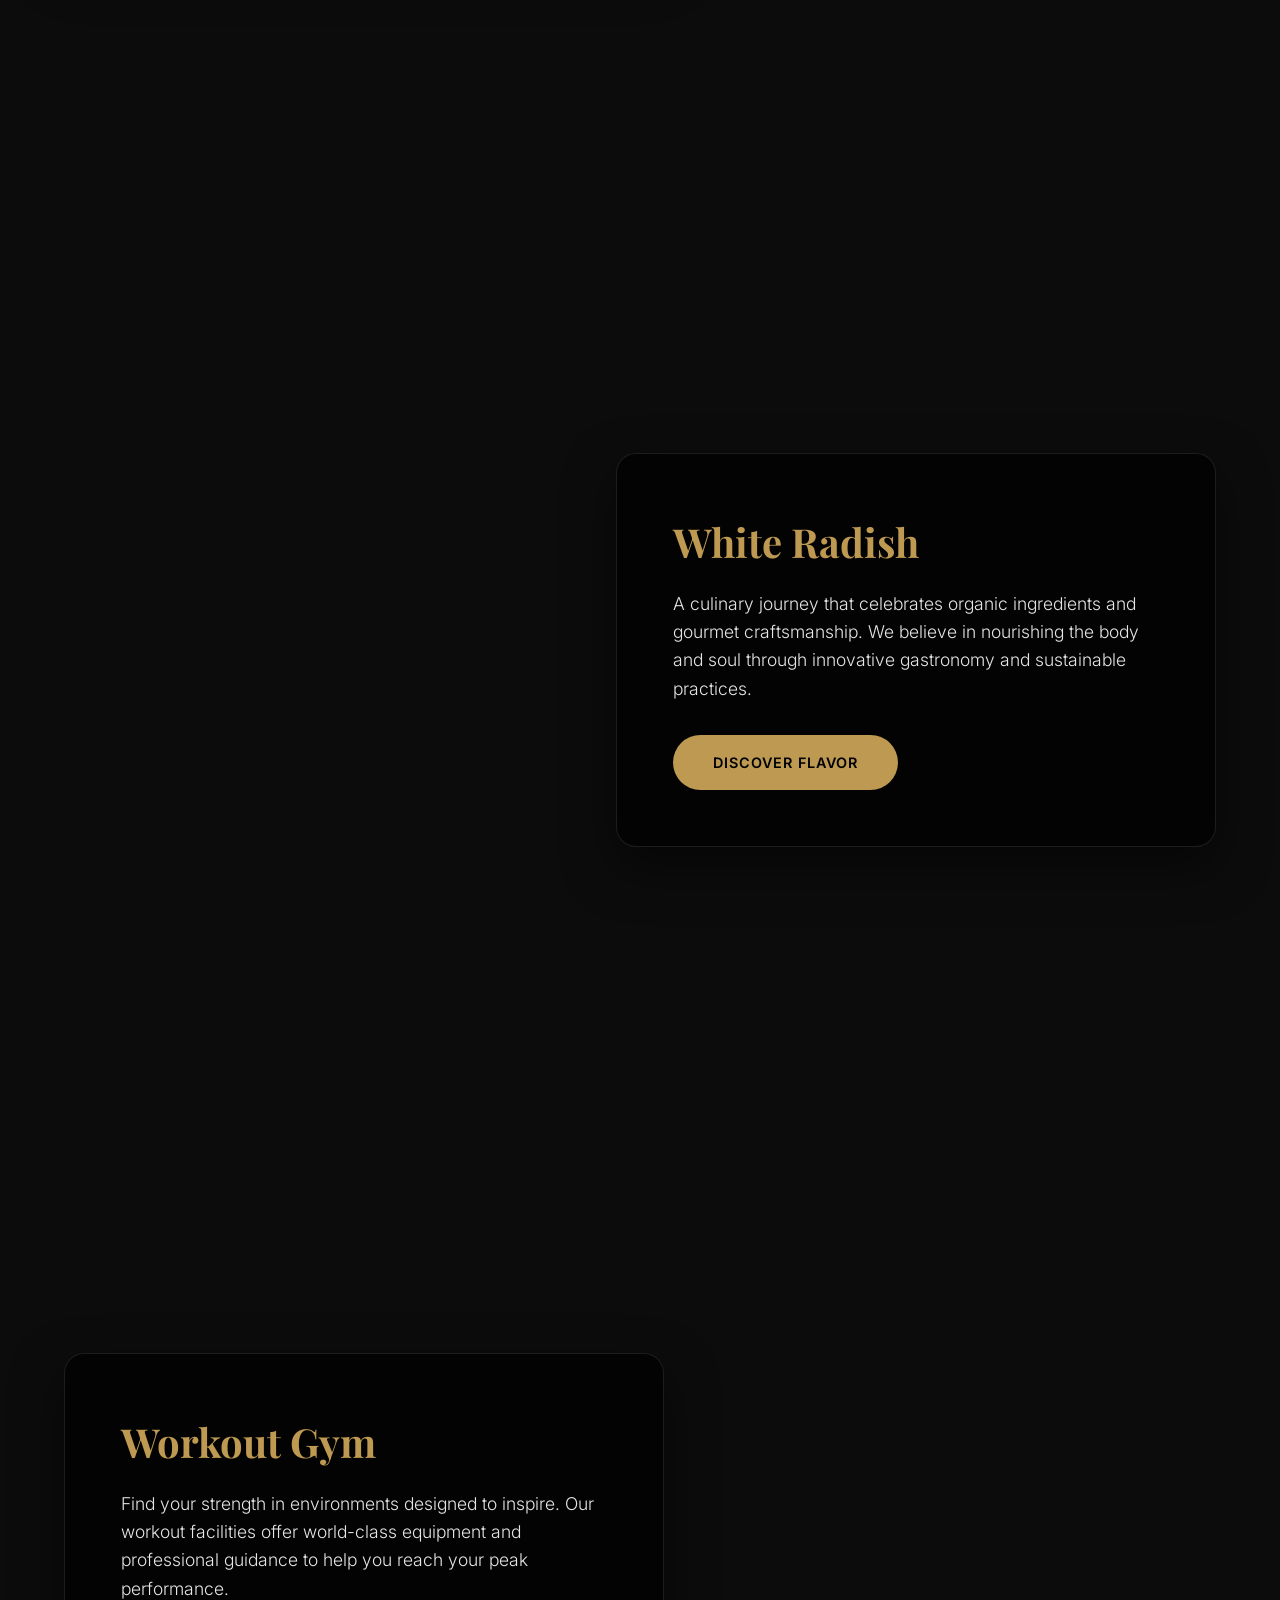
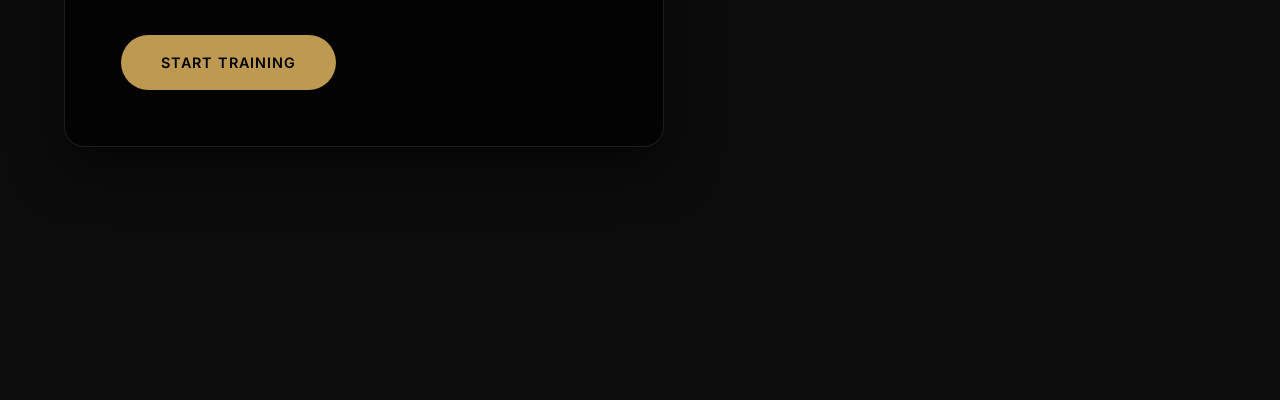
<file: zigzag-layout.html>
<!DOCTYPE html>
<html lang="en">

<head>
    <meta charset="UTF-8">
    <meta name="viewport" content="width=device-width, initial-scale=1.0">
    <title>Vertical Zig-Zag Layout - GH Holding</title>
    <link rel="preconnect" href="https://fonts.googleapis.com">
    <link rel="preconnect" href="https://fonts.gstatic.com" crossorigin>
    <link
        href="https://fonts.googleapis.com/css2?family=Inter:wght@300;400;600;700&family=Playfair+Display:wght@700&display=swap"
        rel="stylesheet">
    <style>
        :root {
            --glass-bg: rgba(0, 0, 0, 0.7);
            --glass-blur: 15px;
            --glass-border: rgba(255, 255, 255, 0.1);
            --text-color: #ffffff;
            --accent-color: #bd9951;
            /* GH Holding Gold/Accent */
            --spacing-large: 5%;
        }

        * {
            margin: 0;
            padding: 0;
            box-sizing: border-box;
        }

        body {
            font-family: 'Inter', sans-serif;
            line-height: 1.6;
            background-color: #111;
            color: var(--text-color);
            overflow-x: hidden;
        }

        h1,
        h2 {
            font-family: 'Playfair Display', serif;
            margin-bottom: 1.5rem;
        }

        .zigzag-container {
            width: 100%;
        }

        .zigzag-section {
            height: 100vh;
            width: 100%;
            background-size: cover;
            background-position: center;
            background-attachment: fixed;
            /* Parallax effect */
            display: flex;
            align-items: center;
            position: relative;
            padding: 0 var(--spacing-large);
        }

        /* Overlay to ensure readability */
        .zigzag-section::before {
            content: '';
            position: absolute;
            top: 0;
            left: 0;
            right: 0;
            bottom: 0;
            background: rgba(0, 0, 0, 0.3);
            z-index: 1;
        }

        .glass-box {
            position: relative;
            z-index: 2;
            max-width: 600px;
            padding: 3.5rem;
            background: var(--glass-bg);
            backdrop-filter: blur(var(--glass-blur));
            -webkit-backdrop-filter: blur(var(--glass-blur));
            border: 1px solid var(--glass-border);
            border-radius: 20px;
            box-shadow: 0 20px 50px rgba(0, 0, 0, 0.5);
            transition: transform 0.3s ease, box-shadow 0.3s ease;
        }

        .glass-box:hover {
            transform: translateY(-5px);
            box-shadow: 0 30px 60px rgba(0, 0, 0, 0.6);
        }

        .glass-box h2 {
            font-size: 2.5rem;
            color: var(--accent-color);
            margin-bottom: 1rem;
        }

        .glass-box p {
            font-size: 1.1rem;
            font-weight: 300;
            opacity: 0.9;
            margin-bottom: 2rem;
        }

        .btn-premium {
            display: inline-block;
            padding: 1rem 2.5rem;
            background: var(--accent-color);
            color: #000;
            text-decoration: none;
            font-weight: 600;
            border-radius: 50px;
            transition: all 0.3s ease;
            text-transform: uppercase;
            letter-spacing: 1px;
            font-size: 0.9rem;
        }

        .btn-premium:hover {
            background: #fff;
            transform: scale(1.05);
        }

        /* Alternating Layout */
        /* Odd sections (1, 3, 5...): Content on the RIGHT */
        .zigzag-section:nth-child(odd) {
            justify-content: flex-end;
        }

        /* Even sections (2, 4, 6...): Content on the LEFT */
        .zigzag-section:nth-child(even) {
            justify-content: flex-start;
        }

        /* Responsive Design */
        @media (max-width: 992px) {
            .glass-box {
                max-width: 500px;
                padding: 2.5rem;
            }

            .glass-box h2 {
                font-size: 2rem;
            }
        }

        @media (max-width: 768px) {
            .zigzag-section {
                padding: 2rem;
                justify-content: center !important;
                /* Center on mobile */
                background-attachment: scroll;
                /* Disable parallax on mobile for performance */
            }

            .glass-box {
                max-width: 100%;
                text-align: center;
                padding: 2rem 1.5rem;
            }

            .glass-box h2 {
                font-size: 1.8rem;
            }

            .glass-box p {
                font-size: 1rem;
            }
        }
    </style>
</head>

<body>

    <div class="zigzag-container">
        <!-- Section 1: Elite Sport (Right Side) -->
        <section class="zigzag-section" style="background-image: url('assets/Elite/elite sport background.webp');">
            <div class="glass-box">
                <h2>Elite Sport</h2>
                <p>Experience the pinnacle of luxury lifestyle and wellness access across the UAE. From exclusive beach
                    clubs to state-of-the-art fitness centers, Elite Sport elevates your daily routine into a curated
                    experience of excellence.</p>
                <a href="elite-sport.html" class="btn-premium">Explore More</a>
            </div>
        </section>

        <!-- Section 2: 90 Construction (Left Side) -->
        <section class="zigzag-section" style="background-image: url('assets/90/interior-service-background.jpg');">
            <div class="glass-box">
                <h2>Elite Construction</h2>
                <p>Building the future with precision and artistic vision. Our construction and real estate division
                    specializes in creating landmarks that redefine modern living and commercial spaces with
                    unparalleled quality.</p>
                <a href="general-contracting.html" class="btn-premium">View Projects</a>
            </div>
        </section>

        <!-- Section 3: White Radish (Right Side) -->
        <section class="zigzag-section" style="background-image: url('assets/WR/white-radish-background.png');">
            <div class="glass-box">
                <h2>White Radish</h2>
                <p>A culinary journey that celebrates organic ingredients and gourmet craftsmanship. We believe in
                    nourishing the body and soul through innovative gastronomy and sustainable practices.</p>
                <a href="white-radish.html" class="btn-premium">Discover Flavor</a>
            </div>
        </section>

        <!-- Section 4: Workout Gym (Left Side) -->
        <section class="zigzag-section" style="background-image: url('assets/Workout/workout-gym-background.png');">
            <div class="glass-box">
                <h2>Workout Gym</h2>
                <p>Find your strength in environments designed to inspire. Our workout facilities offer world-class
                    equipment and professional guidance to help you reach your peak performance.</p>
                <a href="workout-gym.html" class="btn-premium">Start Training</a>
            </div>
        </section>
    </div>

</body>

</html>
</file>
<file: style.css>
/* =========================================
   1. VARIABLES & RESET
   ========================================= */
:root {
    /* Colors */
    --color-primary: #002147;
    /* Deep Navy Blue */
    --color-primary-light: #003366;
    --color-secondary: #F5F5F7;
    /* Light Gray/Off-White */
    --color-accent: rgb(189, 153, 81);
    /* Gold/Bronze for premium touch */
    --color-text-dark: #1A1A1A;
    --color-text-light: #666666;
    --color-bg-white: #FFFFFF;

    /* Typography */
    --font-heading: 'Inter', sans-serif;
    --font-body: 'Roboto', sans-serif;
    --font-accent: 'Playfair Display', serif;

    /* Spacing */
    --spacing-xs: 0.5rem;
    --spacing-sm: 1rem;
    --spacing-md: 2rem;
    --spacing-lg: 4rem;
    --spacing-xl: 8rem;

    /* Shadows & Radius */
    --shadow-sm: 0 4px 8px rgba(0, 33, 71, 0.1);
    --shadow-md: 0 8px 20px rgba(0, 33, 71, 0.15);
    --shadow-lg: 0 15px 40px rgba(0, 33, 71, 0.2);
    --radius-sm: 4px;
    --radius-md: 8px;
    --radius-lg: 16px;

    /* Transitions */
    --transition-fast: 0.2s ease;
    --transition-base: 0.3s ease-in-out;
}

* {
    margin: 0;
    padding: 0;
    box-sizing: border-box;
}

html {
    scroll-behavior: smooth;
}

body {
    font-family: var(--font-body);
    color: var(--color-text-dark);
    background-color: var(--color-bg-white);
    line-height: 1.6;
    overflow-x: hidden;
}

h1,
h2,
h3,
h4,
h5,
h6 {
    font-family: var(--font-heading);
    color: var(--color-primary);
    font-weight: 700;
    line-height: 1.2;
}

a {
    text-decoration: none;
    color: inherit;
    transition: var(--transition-fast);
}

ul {
    list-style: none;
}

img {
    max-width: 100%;
    height: auto;
    display: block;
}

.container {
    width: 90%;
    max-width: 1200px;
    margin: 0 auto;
    padding: 0 var(--spacing-sm);
}

/* =========================================
   2. UTILITIES & ANIMATIONS
   ========================================= */
.btn-primary {
    display: inline-block;
    background-color: var(--color-primary);
    color: #fff;
    padding: 12px 28px;
    border-radius: var(--radius-md);
    font-weight: 600;
    letter-spacing: 0.5px;
    text-transform: uppercase;
    font-size: 0.9rem;
    border: 2px solid var(--color-primary);
    transition: all var(--transition-base);
}

.btn-primary:hover {
    background-color: transparent;
    color: var(--color-primary);
    transform: translateY(-2px);
    box-shadow: var(--shadow-md);
}

.btn-secondary {
    display: inline-block;
    background-color: transparent;
    color: var(--color-primary);
    padding: 12px 28px;
    border-radius: var(--radius-md);
    font-weight: 600;
    letter-spacing: 0.5px;
    text-transform: uppercase;
    font-size: 0.9rem;
    border: 2px solid var(--color-primary);
    transition: all var(--transition-base);
    margin-left: var(--spacing-sm);
}

.btn-secondary:hover {
    background-color: var(--color-primary);
    color: #fff;
    transform: translateY(-2px);
    box-shadow: var(--shadow-md);
}

.section-header {
    text-align: center;
    margin-bottom: var(--spacing-lg);
}

.section-header h2 {
    font-size: 2.5rem;
    margin-bottom: var(--spacing-xs);
    position: relative;
    display: inline-block;
}

.section-header h2::after {
    content: '';
    display: block;
    width: 60px;
    height: 3px;
    background-color: var(--color-accent);
    margin: var(--spacing-xs) auto 0;
}

.section-header p {
    color: var(--color-text-light);
    font-size: 1.1rem;
    max-width: 600px;
    margin: 0 auto;
}

/* Animations */
@keyframes fadeInUp {
    from {
        opacity: 0;
        transform: translateY(30px);
    }

    to {
        opacity: 1;
        transform: translateY(0);
    }
}

.fade-in-up {
    animation: fadeInUp 0.8s ease forwards;
    opacity: 0;
    /* JS will trigger this or use direct animation */
}

.delay-1 {
    animation-delay: 0.2s;
}

.delay-2 {
    animation-delay: 0.4s;
}

.delay-3 {
    animation-delay: 0.6s;
}

/* =========================================
   3. HEADER
   ========================================= */
.site-header {
    background-color: #ffffff;
    position: fixed;
    width: 100%;
    top: 0;
    z-index: 1000;
    padding: 10px 0;
    /* Consistent small size */
    transition: all 0.3s ease;
    border-bottom: 1px solid #f0f0f0;
}

.site-header.scrolled {
    background-color: #ffffff;
}

.header-container {
    display: flex;
    justify-content: space-between;
    align-items: center;
}

.logo a {
    display: flex;
    align-items: center;
    gap: var(--spacing-sm);
}

.logo img {
    height: 50px;
    width: auto;
}

.logo-text {
    font-size: 1.5rem;
    font-weight: 700;
    color: var(--color-primary);
    font-family: var(--font-heading);
    letter-spacing: -0.5px;
}

.main-nav>ul {
    display: flex;
    gap: var(--spacing-md);
    align-items: center;
}

.main-nav a {
    font-weight: 500;
    color: var(--color-primary);
    position: relative;
}

.main-nav .btn-primary {
    color: #fff;
}

.main-nav .btn-primary:hover {
    color: var(--color-primary);
}

.main-nav a:not(.btn-primary)::after {
    content: '';
    position: absolute;
    width: 0;
    height: 2px;
    bottom: -4px;
    left: 0;
    background-color: var(--color-accent);
    transition: width var(--transition-fast);
}

.main-nav a:not(.btn-primary):hover::after {
    width: 100%;
}

/* Dropdown Menu Styles */
.has-dropdown {
    position: relative;
}

.has-dropdown>a {
    display: flex;
    align-items: center;
    gap: 5px;
}

.has-dropdown>a::after {
    content: '▾';
    font-size: 0.8rem;
    transition: transform var(--transition-fast);
}

.has-dropdown:hover>a::after {
    transform: rotate(180deg);
}

.dropdown-menu {
    position: absolute;
    top: 100%;
    left: 0;
    background-color: #fff;
    min-width: 250px;
    box-shadow: var(--shadow-lg);
    border-radius: var(--radius-md);
    padding: var(--spacing-sm) 0;
    opacity: 0;
    visibility: hidden;
    transform: translateY(10px);
    transition: all var(--transition-base);
    z-index: 1100;
    display: flex;
    flex-direction: column;
}

.has-dropdown:hover .dropdown-menu {
    opacity: 1;
    visibility: visible;
    transform: translateY(0);
}

.dropdown-menu li {
    display: block;
    width: 100%;
}

.dropdown-menu a {
    display: block;
    padding: 12px 20px;
    color: var(--color-primary);
    font-size: 0.95rem;
    font-weight: 500;
    transition: all var(--transition-fast);
    border-bottom: 1px solid rgba(0, 0, 0, 0.05);
}

.dropdown-menu li:last-child a {
    border-bottom: none;
}

.dropdown-menu a:hover {
    background-color: var(--color-secondary);
    color: var(--color-accent);
    padding-left: 25px;
}

.dropdown-menu a::after {
    display: none !important;
}

.mobile-menu-toggle {
    display: none;
    flex-direction: column;
    gap: 6px;
    cursor: pointer;
}

.mobile-menu-toggle span {
    width: 25px;
    height: 3px;
    background-color: var(--color-primary);
    border-radius: 2px;
    transition: var(--transition-fast);
}

/* =========================================
   4. HERO SECTION
   ========================================= */
.hero-section {
    position: relative;
    height: 100vh;
    width: 100vw;
    display: flex;
    align-items: center;
    overflow: hidden;
    background-color: var(--color-primary);
}

.hero-bg {
    position: absolute;
    top: 0;
    left: 0;
    width: 100%;
    height: 100%;
    background-image: url("assets/GH/Abu dhabi .avif");
    /* Fallback/Main Hero Image */
    background-size: cover;
    background-position: center;
    z-index: 1;
}

.hero-overlay {
    position: absolute;
    top: 0;
    left: 0;
    width: 100%;
    height: 100%;
    background: linear-gradient(135deg, rgba(0, 33, 71, 0.85) 0%, rgba(0, 33, 71, 0.4) 100%);
    z-index: 2;
}

.hero-content {
    position: relative;
    z-index: 3;
    color: #fff;
    max-width: 800px;
}

.hero-content h1 {
    font-size: 4rem;
    color: #fff;
    margin-bottom: var(--spacing-md);
    line-height: 1.1;
}

.hero-content .accent-text {
    color: var(--color-accent);
    font-style: italic;
    font-family: var(--font-accent);
}

.hero-content p {
    font-size: 1.25rem;
    margin-bottom: var(--spacing-lg);
    opacity: 0.9;
    font-weight: 300;
}

.hero-actions .btn-primary {
    background-color: #fff;
    border-color: #fff;
    color: var(--color-primary);
}

.hero-actions .btn-primary:hover {
    background-color: #fff;
    color: var(--color-primary);
    border-color: #fff;
}

.hero-actions .btn-secondary {
    border-color: #fff;
    color: #fff;
}

.hero-actions .btn-secondary:hover {
    background-color: #fff;
    color: var(--color-primary);
}

/* =========================================
   5. ABOUT / VISION SECTION
   ========================================= */
.about-section {
    padding: var(--spacing-xl) 0;
    background-color: var(--color-bg-white);
    text-align: center;
}

.vision-quote {
    font-family: var(--font-accent);
    font-size: 2.5rem;
    color: var(--color-primary);
    font-style: italic;
    line-height: 1.4;
    max-width: 900px;
    margin: 0 auto;
    position: relative;
}

.vision-quote::before {
    content: '"';
    font-size: 8rem;
    color: var(--color-accent);
    opacity: 0.2;
    position: absolute;
    top: -60px;
    left: -20px;
    font-family: serif;
}

/* =========================================
   6. PORTFOLIO SECTION
   ========================================= */
.portfolio-section {
    padding-top: 0;
    padding-bottom: 0;
    background-color: var(--color-bg-white);
}

.portfolio-grid {
    display: flex;
    flex-direction: column;
    gap: 0;
}

.portfolio-card {
    display: flex;
    flex-direction: row;
    background-size: cover;
    background-position: center;
    overflow: hidden;
    transition: var(--transition-base);
    opacity: 0;
    animation: fadeInUp 0.8s ease forwards;
    min-height: 100vh;
    width: 100%;
    margin: 0;
    align-items: center;
    justify-content: flex-end;
    /* Odd sections: Right side */
    padding: 80px 10%;
}

.portfolio-card:nth-child(even) {
    justify-content: flex-start;
    /* Even sections: Left side */
}

.portfolio-card:hover {
    transform: none;
    box-shadow: none;
}

.card-image {
    display: none;
}

.card-image img {
    width: 100%;
    height: 100%;
    object-fit: cover;
    transition: transform var(--transition-base);
}

.portfolio-card:hover .card-image img {
    transform: scale(1.05);
}

.card-content {
    width: 100%;
    max-width: 550px;
    padding: var(--spacing-lg);
    display: flex;
    flex-direction: column;
    justify-content: center;
    text-align: left;
    background: rgba(0, 33, 71, 0.25);
    backdrop-filter: blur(4px);
    -webkit-backdrop-filter: blur(4px);
    border-radius: 24px;
    border: 1px solid rgba(255, 255, 255, 0.1);
    position: relative;
    z-index: 2;
    color: #fff;
}

/* Glass effect already handles visual separation */
.portfolio-card:nth-child(odd) .card-content,
.portfolio-card:nth-child(even) .card-content {
    box-shadow: 0 8px 32px 0 rgba(0, 0, 0, 0.3);
}

.card-content h3 {
    margin-bottom: 0.5rem;
    font-size: clamp(1.8rem, 4vw, 2.8rem);
    color: #fff;
    line-height: 1.2;
}

.card-content p {
    color: rgba(255, 255, 255, 0.85);
    font-size: clamp(0.9rem, 1.2vw, 1.1rem);
    margin-bottom: 2.5rem;
    line-height: 1.7;
}

.read-more {
    color: var(--color-accent);
    font-weight: 600;
    font-size: 1rem;
    display: inline-flex;
    align-items: center;
    align-self: flex-start;
    /* Align to start */
    text-transform: uppercase;
    letter-spacing: 1px;
}

.read-more::after {
    content: '→';
    margin-left: 8px;
    transition: margin var(--transition-fast);
}

.read-more:hover::after {
    margin-left: 12px;
}

/* GH Holding Card Styling */
#gh-holding-card {
    background-image: url("assets/GH/Abu dhabi .avif");
    background-size: cover;
    background-position: center;
    position: relative;
}

#gh-holding-card .card-content {
    display: flex;
    flex-direction: column;
    align-items: flex-start;
    padding-top: var(--spacing-md);
}

.gh-holding-bg {
    background: transparent;
}

#gh-holding-card .gh-holding-accent {
    color: #fff;
}

.gh-holding-btn {
    display: inline-block;
    background-color: var(--color-primary);
    color: #fff;
    padding: 14px 32px;
    border-radius: 4px;
    font-weight: 600;
    letter-spacing: 1px;
    text-transform: uppercase;
    font-size: 0.85rem;
    transition: all var(--transition-base);
    border: 2px solid var(--color-primary);
}

.gh-holding-btn:hover {
    background-color: transparent;
    color: var(--color-primary);
    transform: translateY(-2px);
}

/* Elite Sport Card Custom Styling */
#elite-sport-card {
    background-image: url('assets/Elite/elite sport background.webp');
    background-size: cover;
    background-position: center;
    position: relative;
}

.elite-sport-bg {
    background: transparent;
    position: relative;
}

.elite-sport-bg::before {
    display: none;
}

#elite-sport-card .card-content {
    display: flex;
    flex-direction: column;
    align-items: flex-start;
    padding-top: var(--spacing-md);
}

.elite-sport-logo {
    width: 120px;
    height: auto;
    object-fit: contain;
    margin-bottom: var(--spacing-md);
    margin-top: 0;
}

.elite-sport-btn {
    display: inline-block;
    background-color: var(--color-accent);
    color: #000;
    padding: 14px 32px;
    border-radius: 4px;
    font-weight: 600;
    letter-spacing: 1px;
    text-transform: uppercase;
    font-size: 0.85rem;
    transition: all var(--transition-base);
    border: 2px solid var(--color-accent);
}

.elite-sport-btn:hover {
    background-color: transparent;
    color: var(--color-accent);
    transform: translateY(-2px);
}

/* Shared Company Logo Styling */
.company-logo {
    width: 120px;
    height: auto;
    object-fit: contain;
    margin-bottom: var(--spacing-md);
    margin-top: 0;
}

/* White Radish Card Styling */
#white-radish-card {
    background-image: url('assets/WR/white-radish-background.png');
    background-size: cover;
    background-position: center;
    position: relative;
}

#white-radish-card .card-content {
    display: flex;
    flex-direction: column;
    align-items: flex-start;
    padding-top: var(--spacing-md);
}

#white-radish-card .company-logo {
    filter: brightness(0) invert(1);
    width: 160px;
}

.white-radish-bg {
    background: transparent;
}

/* Increased specificity to override default card-content h3 color */
#white-radish-card .white-radish-accent {
    color: #87CEEB;
    margin-bottom: 2rem;
}

.white-radish-btn {
    display: inline-block;
    background-color: #87CEEB;
    color: #000;
    padding: 14px 32px;
    border-radius: 4px;
    font-weight: 600;
    letter-spacing: 1px;
    text-transform: uppercase;
    font-size: 0.85rem;
    transition: all var(--transition-base);
    border: 2px solid #87CEEB;
}

.white-radish-btn:hover {
    background-color: transparent;
    color: #87CEEB;
    transform: translateY(-2px);
}

/* Workout Gym Card Styling */
#workout-gym-card {
    background-image: url('assets/Workout/workout-gym-background.png');
    background-size: cover;
    background-position: center;
    position: relative;
}

#workout-gym-card .card-content {
    display: flex;
    flex-direction: column;
    align-items: flex-start;
    padding-top: var(--spacing-md);
}

.workout-gym-bg {
    background: transparent;
}

#workout-gym-card .workout-gym-accent {
    color: #FFFF00;
}

.workout-gym-btn {
    display: inline-block;
    background-color: #FFFF00;
    color: #000;
    padding: 14px 32px;
    border-radius: 4px;
    font-weight: 600;
    letter-spacing: 1px;
    text-transform: uppercase;
    font-size: 0.85rem;
    transition: all var(--transition-base);
    border: 2px solid #FFFF00;
}

.workout-gym-btn:hover {
    background-color: transparent;
    color: #FFFF00;
    transform: translateY(-2px);
}

/* Contracting Card Styling */
#contracting-card {
    background-image: url('assets/90/interior-service-background.jpg');
    background-size: cover;
    background-position: center;
    position: relative;
}

#contracting-card .card-content {
    display: flex;
    flex-direction: column;
    align-items: flex-start;
    padding-top: var(--spacing-md);
}

.contracting-logo {
    width: 140px;
    filter: drop-shadow(0 2px 8px rgba(0, 0, 0, 0.3));
}

.contracting-bg {
    background: transparent;
}

/* Increased specificity to override default card-content h3 color */
#contracting-card .contracting-accent {
    color: #fff;
}

.contracting-btn {
    display: inline-block;
    background-color: #FFA500;
    color: #000;
    padding: 14px 32px;
    border-radius: 4px;
    font-weight: 600;
    letter-spacing: 1px;
    text-transform: uppercase;
    font-size: 0.85rem;
    transition: all var(--transition-base);
    border: 2px solid #FFA500;
}

.contracting-btn:hover {
    background-color: transparent;
    color: #FFA500;
    transform: translateY(-2px);
}

@media (max-width: 768px) {
    #contracting-card {
        flex-direction: column;
    }
}

/* GH Education Card Styling */
#education-card {
    background-image: url('assets/GHE/medical_graduate.jpg');
    background-size: cover;
    background-position: center;
    position: relative;
}

#education-card .card-content {
    display: flex;
    flex-direction: column;
    align-items: flex-start;
    padding-top: var(--spacing-md);
}

#education-card .company-logo {
    width: 240px;
}

.education-bg {
    background: transparent;
}

#education-card .education-accent {
    color: #FF2E2E;
}

.education-btn {
    display: inline-block;
    background-color: #FF2E2E;
    color: #fff;
    padding: 14px 32px;
    border-radius: 4px;
    font-weight: 600;
    letter-spacing: 1px;
    text-transform: uppercase;
    font-size: 0.85rem;
    transition: all var(--transition-base);
    border: 2px solid #FF2E2E;
}

.education-btn:hover {
    background-color: transparent;
    color: #FF2E2E;
    transform: translateY(-2px);
}



/* =========================================
   7. SECTORS SECTION
   ========================================= */
.sectors-section {
    padding: var(--spacing-xl) 0;
    background-color: var(--color-bg-white);
    height: 100vh;
    display: flex;
    flex-direction: column;
    justify-content: center;
}

.sectors-grid {
    display: grid;
    grid-template-columns: repeat(auto-fit, minmax(220px, 1fr));
    gap: var(--spacing-md);
    margin-bottom: var(--spacing-lg);
}

.sector-item {
    text-align: center;
    padding: var(--spacing-md);
    border: 1px solid #EAEAEA;
    border-radius: var(--radius-md);
    transition: var(--transition-base);
}

.sector-item:hover {
    border-color: var(--color-accent);
    box-shadow: var(--shadow-md);
}

.sector-icon {
    font-size: 3rem;
    margin-bottom: var(--spacing-sm);
}

.sector-item h3 {
    margin-bottom: var(--spacing-xs);
    font-size: 1.2rem;
}

.sector-item p {
    font-size: 0.9rem;
    color: var(--color-text-light);
}

/* =========================================
   8. NEWS SECTION (Simplified)
   ========================================= */
.news-section {
    padding: var(--spacing-xl) 0;
    background-color: #FAFAFA;
}

.news-grid {
    display: grid;
    grid-template-columns: repeat(auto-fit, minmax(300px, 1fr));
    gap: var(--spacing-md);
}

.news-card {
    background: #fff;
    border-radius: var(--radius-md);
    overflow: hidden;
    box-shadow: var(--shadow-sm);
    transition: var(--transition-base);
}

.news-card:hover {
    transform: translateY(-5px);
    box-shadow: var(--shadow-md);
}

.news-image {
    height: 180px;
    background-color: #ddd;
    background-size: cover;
    background-position: center;
}

.news-placeholder-1 {
    background-image: linear-gradient(to right bottom, #002147, #003366);
}

.news-placeholder-2 {
    background-image: linear-gradient(to right bottom, #C5A065, #E5C085);
}

.news-placeholder-3 {
    background-image: linear-gradient(to right bottom, #445566, #667788);
}

.news-content {
    padding: var(--spacing-md);
}

.news-date {
    display: block;
    font-size: 0.8rem;
    color: var(--color-accent);
    font-weight: 600;
    margin-bottom: var(--spacing-xs);
    text-transform: uppercase;
}

.news-content h3 {
    font-size: 1.2rem;
    margin-bottom: var(--spacing-xs);
    line-height: 1.3;
}

.news-content p {
    font-size: 0.9rem;
    color: var(--color-text-light);
}

/* =========================================
   9. FOOTER
   ========================================= */
.site-footer {
    background-color: var(--color-primary);
    color: #fff;
    padding-top: var(--spacing-xl);
}

.footer-content {
    display: grid;
    grid-template-columns: 1.5fr 1fr 1fr;
    gap: var(--spacing-lg);
    padding-bottom: var(--spacing-lg);
}

.footer-logo {
    height: 60px;
    width: auto;
    margin-bottom: var(--spacing-md);
    filter: brightness(0) invert(1);
    /* Make logo white if it's not already */
}

.brand-col p {
    opacity: 0.7;
    max-width: 300px;
}

.footer-col h4 {
    color: #fff;
    font-size: 1.1rem;
    margin-bottom: var(--spacing-md);
    position: relative;
    padding-bottom: 10px;
}

.footer-col h4::after {
    content: '';
    position: absolute;
    bottom: 0;
    left: 0;
    width: 30px;
    height: 2px;
    background-color: var(--color-accent);
}

.footer-col ul li {
    margin-bottom: 10px;
}

.footer-col a {
    opacity: 0.7;
}

.footer-col a:hover {
    opacity: 1;
    color: var(--color-accent);
}

.contact-col p {
    margin-bottom: 10px;
    opacity: 0.7;
}

.social-links {
    margin-top: var(--spacing-md);
    display: flex;
    gap: 15px;
}

.social-links a {
    width: 36px;
    height: 36px;
    background-color: rgba(255, 255, 255, 0.1);
    display: flex;
    align-items: center;
    justify-content: center;
    border-radius: 50%;
    font-size: 0.9rem;
    transition: var(--transition-fast);
}

.social-links a:hover {
    background-color: var(--color-accent);
    color: var(--color-primary);
    transform: scale(1.1);
}

.footer-bottom {
    background-color: rgba(0, 0, 0, 0.2);
    padding: var(--spacing-md) 0;
    text-align: center;
    font-size: 0.85rem;
    opacity: 0.6;
}

/* =========================================
   10. LAYOUT UTILITIES (NEW)
   ========================================= */

/* Page Hero (Smaller than Home Hero) */
.page-hero {
    position: relative;
    height: 70vh;
    min-height: 600px;
    display: flex;
    align-items: center;
    background-color: var(--color-primary);
    overflow: hidden;
}

.page-hero-bg {
    position: absolute;
    top: 0;
    left: 0;
    width: 100%;
    height: 100%;
    background-image: url("assets/GH/Abu dhabi .avif");
    background-size: cover;
    background-position: center;
    opacity: 0.6;
}

.page-hero-content {
    position: relative;
    z-index: 2;
    color: #fff;
    width: 100%;
    text-align: center;
    padding-top: 80px;
    /* Offset for fixed header */
}

.page-hero-content h1 {
    font-size: 3.5rem;
    color: #fff;
    margin-bottom: var(--spacing-sm);
}

/* Split Section (Alternating 2-col) */
.split-section {
    display: flex;
    min-height: 500px;
}

.split-section:nth-child(even) {
    flex-direction: row-reverse;
}

.split-content {
    flex: 1;
    padding: var(--spacing-xl) var(--spacing-lg);
    display: flex;
    flex-direction: column;
    justify-content: center;
    background-color: #fff;
}

.split-content h2 {
    font-size: 2.5rem;
    margin-bottom: var(--spacing-md);
    position: relative;
    padding-bottom: 20px;
}

.split-content.centered-content {
    text-align: center;
    align-items: center;
}

.split-content.centered-content h2::after {
    left: 50%;
    transform: translateX(-50%);
}

.split-content h2::after {
    content: '';
    position: absolute;
    bottom: 0;
    left: 0;
    width: 60px;
    height: 4px;
    background-color: var(--color-accent);
}

.split-content p {
    font-size: 1.1rem;
    color: var(--color-text-light);
    line-height: 1.8;
}

.split-image {
    flex: 1;
    background-size: cover;
    background-position: center;
    min-height: 300px;
}

/* Values Grid (Custom Layout) */
.values-section {
    padding: var(--spacing-xl) 0;
    background-color: var(--color-secondary);
}

.values-grid {
    display: grid;
    grid-template-columns: repeat(2, 1fr);
    /* 2x2 grid attempt */
    gap: 2px;
    /* Tiny gap for border effect */
    background-color: transparent;
    max-width: 1000px;
    margin: 0 auto;
}

.value-box {
    background: #fff;
    padding: var(--spacing-lg);
    display: flex;
    flex-direction: column;
    justify-content: space-between;
    min-height: 250px;
    transition: var(--transition-base);
    position: relative;
    border: 1px solid #eee;
}

.value-box:hover {
    background-color: var(--color-primary);
    color: #fff;
    transform: translateY(-5px);
    z-index: 10;
    box-shadow: var(--shadow-lg);
    border-color: var(--color-primary);
}

.value-number {
    font-size: 4rem;
    font-weight: 700;
    color: rgba(0, 0, 0, 0.05);
    line-height: 1;
    margin-bottom: var(--spacing-md);
    font-family: var(--font-accent);
}

.value-box:hover .value-number {
    color: rgba(255, 255, 255, 0.1);
}

.value-box h3 {
    font-size: 1.5rem;
    margin-top: auto;
    color: var(--color-primary);
}

.value-box:hover h3 {
    color: #fff;
}

/* =========================================
   10. RESPONSIVE DESIGN (MOBILE)
   ========================================= */

@media (max-width: 992px) {
    .container {
        width: 92%;
    }

    .hero-content h1 {
        font-size: 3.2rem;
    }
}

@media (max-width: 768px) {
    :root {
        --spacing-lg: 3rem;
        --spacing-xl: 5rem;
    }

    .site-header {
        padding: 0;
    }

    .header-container {
        padding: 0 var(--spacing-sm);
        height: 70px;
        /* Slightly taller for better logo clearance */
    }

    .logo img {
        height: 45px;
    }

    .logo a {
        gap: 8px;
    }

    /* Professional Mobile Menu Toggle */
    .mobile-menu-toggle {
        display: flex;
        width: 30px;
        height: 20px;
        position: relative;
        z-index: 1001;
    }

    .mobile-menu-toggle span {
        position: absolute;
        width: 100%;
        height: 2px;
        background-color: var(--color-primary);
        border-radius: 2px;
        transition: all 0.3s cubic-bezier(0.7, 0, 0.3, 1);
    }

    .mobile-menu-toggle span:nth-child(1) {
        top: 0;
    }

    .mobile-menu-toggle span:nth-child(2) {
        top: 9px;
    }

    .mobile-menu-toggle span:nth-child(3) {
        top: 18px;
    }

    .mobile-menu-toggle.active span:nth-child(1) {
        transform: translateY(9px) rotate(45deg);
    }

    .mobile-menu-toggle.active span:nth-child(2) {
        opacity: 0;
        transform: translateX(-10px);
    }

    .mobile-menu-toggle.active span:nth-child(3) {
        transform: translateY(-9px) rotate(-45deg);
    }

    /* Modern Slide-in Navigation */
    .main-nav {
        position: fixed;
        top: 0;
        right: 0;
        width: 300px;
        height: 100vh;
        background-color: #fff;
        padding: 100px 40px 40px;
        box-shadow: -10px 0 30px rgba(0, 0, 0, 0.1);
        transform: translateX(100%);
        transition: transform 0.4s cubic-bezier(0.7, 0, 0.3, 1);
        opacity: 1;
        pointer-events: all;
        z-index: 1000;
        display: flex;
        flex-direction: column;
    }

    .main-nav.active {
        transform: translateX(0);
    }

    .main-nav ul {
        flex-direction: column;
        align-items: flex-start;
        gap: 1.5rem;
        width: 100%;
    }

    .main-nav ul li {
        width: 100%;
        opacity: 0;
        transform: translateX(20px);
        transition: all 0.3s ease;
    }

    .main-nav.active ul li {
        opacity: 1;
        transform: translateX(0);
    }

    .main-nav.active ul li:nth-child(1) {
        transition-delay: 0.1s;
    }

    .main-nav.active ul li:nth-child(2) {
        transition-delay: 0.15s;
    }

    .main-nav.active ul li:nth-child(3) {
        transition-delay: 0.2s;
    }

    .main-nav.active ul li:nth-child(4) {
        transition-delay: 0.25s;
    }

    .main-nav a {
        font-size: 1.2rem;
        font-weight: 600;
        display: block;
        padding: 5px 0;
    }

    .main-nav a::after {
        display: none !important;
    }

    .main-nav .btn-primary {
        margin-top: 1rem;
        text-align: center;
        width: 100%;
    }

    body.menu-open {
        overflow: hidden;
    }

    /* Mobile Backdrop */
    body.menu-open::after {
        content: '';
        position: fixed;
        top: 0;
        left: 0;
        width: 100%;
        height: 100%;
        background: rgba(0, 33, 71, 0.6);
        backdrop-filter: blur(8px);
        z-index: 999;
        transition: opacity 0.3s ease;
    }

    /* Page Hero Mobile Scaling */
    .page-hero {
        height: auto;
        min-height: 550px;
        padding: 120px 0 60px;
        display: flex;
        align-items: center;
    }

    .page-hero-content img {
        max-width: 300px !important;
        height: auto !important;
        margin-bottom: 1.5rem !important;
    }

    .page-hero-content {
        padding: 2.5rem 1.5rem !important;
        background: rgba(0, 33, 71, 0.25) !important;
        backdrop-filter: blur(10px) !important;
        -webkit-backdrop-filter: blur(10px) !important;
        border-radius: 24px !important;
        border: 1px solid rgba(255, 255, 255, 0.1) !important;
        width: 90% !important;
        margin: 0 auto !important;
    }

    .page-hero-content h1 {
        font-size: 2.2rem;
    }

    .page-hero-content p {
        font-size: 1rem;
    }

    /* Responsive Elements Scaling */
    .hero-content {
        padding: 2.5rem 1.5rem !important;
        background: rgba(0, 33, 71, 0.25) !important;
        backdrop-filter: blur(10px) !important;
        -webkit-backdrop-filter: blur(10px) !important;
        border-radius: 24px !important;
        border: 1px solid rgba(255, 255, 255, 0.1) !important;
        width: 90% !important;
        margin: 0 auto 2rem !important;
        text-align: center;
    }

    .hero-content h1 {
        font-size: 2.5rem;
        line-height: 1.2;
        margin-top: 0;
    }

    .hero-content p {
        font-size: 1.1rem;
    }

    .hero-actions {
        display: flex;
        flex-direction: column;
        gap: 1rem;
    }

    .hero-actions .btn-secondary {
        margin-left: 0;
    }

    .vision-quote {
        font-size: 1.6rem;
        padding: 0 1rem;
    }

    .vision-quote::before {
        font-size: 5rem;
        top: -40px;
    }

    /* Portfolio Cards Mobile Optimization */
    .portfolio-card,
    .portfolio-card:nth-child(even) {
        flex-direction: column !important;
        height: auto !important;
        min-height: 500px !important;
        /* Slightly more height for background visibility */
        padding: 4rem 5% 2rem !important;
        justify-content: flex-end !important;
        /* Content at bottom */
    }

    .card-content {
        padding: 1.8rem !important;
        border-radius: 24px !important;
        max-width: 100% !important;
        background: rgba(0, 33, 71, 0.25) !important;
        backdrop-filter: blur(4px) !important;
        -webkit-backdrop-filter: blur(4px) !important;
        border: 1px solid rgba(255, 255, 255, 0.1) !important;
        margin-bottom: 0 !important;
    }

    .card-content h3 {
        font-size: 2rem !important;
        margin-top: 1rem !important;
    }

    .card-content p {
        margin-bottom: 1.5rem !important;
    }

    .company-logo {
        width: 100px !important;
    }

    #education-card .company-logo {
        width: 200px !important;
    }

    .values-grid {
        grid-template-columns: 1fr;
    }

    .split-section,
    .split-section:nth-child(even) {
        flex-direction: column !important;
    }

    .split-image {
        height: 250px;
    }

    /* Mobile Dropdown Refinement */
    .has-dropdown .dropdown-menu {
        position: static;
        opacity: 1;
        visibility: visible;
        transform: none;
        box-shadow: none;
        min-width: 100%;
        display: none;
        padding: 0.5rem 0 0.5rem 1rem;
        background-color: transparent;
        border-left: none;
        margin-top: 0.5rem;
    }

    .has-dropdown.active .dropdown-menu {
        display: flex;
    }

    .has-dropdown>a::after {
        content: '▸';
        position: absolute;
        right: 0;
        transition: transform 0.3s ease;
    }

    .has-dropdown.active>a::after {
        transform: rotate(90deg);
    }

    .footer-content {
        grid-template-columns: 1fr;
        text-align: center;
    }

    .footer-col {
        align-items: center;
        display: flex;
        flex-direction: column;
    }
}

@media (max-width: 480px) {
    .logo-text {
        font-size: 1.1rem;
    }

    .logo img {
        height: 40px;
    }

    .hero-content h1 {
        font-size: 2.2rem;
    }

    .section-header h2 {
        font-size: 2rem;
    }
}

/* =========================================
   11. CONTACT US MODAL
   ========================================= */
.modal-overlay {
    position: fixed;
    top: 0;
    left: 0;
    width: 100%;
    height: 100%;
    background: rgba(0, 33, 71, 0.85);
    backdrop-filter: blur(8px);
    display: flex;
    justify-content: center;
    align-items: center;
    z-index: 10000;
    opacity: 0;
    visibility: hidden;
    transition: all 0.4s cubic-bezier(0.165, 0.84, 0.44, 1);
}

.modal-overlay.active {
    opacity: 1;
    visibility: visible;
}

.modal-container {
    background: #fff;
    width: 90%;
    max-width: 500px;
    padding: 2.5rem;
    border-radius: 12px;
    position: relative;
    transform: translateY(30px);
    transition: all 0.5s cubic-bezier(0.165, 0.84, 0.44, 1);
    box-shadow: 0 25px 50px -12px rgba(0, 0, 0, 0.25);
}

.modal-overlay.active .modal-container {
    transform: translateY(0);
}

.modal-close {
    position: absolute;
    top: 20px;
    right: 20px;
    font-size: 1.5rem;
    color: var(--color-text-light);
    cursor: pointer;
    background: none;
    border: none;
    padding: 5px;
    line-height: 1;
    transition: color 0.3s ease;
}

.modal-close:hover {
    color: var(--color-primary);
}

.modal-header {
    text-align: center;
    margin-bottom: 2rem;
}

.modal-header h2 {
    color: var(--color-primary);
    margin-bottom: 0.5rem;
}

.modal-header p {
    color: var(--color-text-light);
    font-size: 0.95rem;
}

.modal-form .form-group {
    margin-bottom: 1.5rem;
}

.modal-form label {
    display: block;
    margin-bottom: 0.5rem;
    font-weight: 500;
    color: var(--color-primary);
    font-size: 0.9rem;
}

.modal-form input {
    width: 100%;
    padding: 12px 16px;
    border: 1px solid #e2e8f0;
    border-radius: 8px;
    font-family: inherit;
    font-size: 1rem;
    transition: all 0.3s ease;
    background: #f8fafc;
}

.modal-form input:focus {
    outline: none;
    border-color: var(--color-primary);
    background: #fff;
    box-shadow: 0 0 0 3px rgba(0, 33, 71, 0.1);
}

.modal-form .btn-submit {
    width: 100%;
    background-color: var(--color-primary);
    color: #fff;
    border: none;
    padding: 14px;
    border-radius: 8px;
    font-weight: 600;
    cursor: pointer;
    font-size: 1rem;
    transition: all 0.3s ease;
    margin-top: 1rem;
}

.modal-form .btn-submit:hover {
    background-color: var(--color-accent);
    transform: translateY(-2px);
    box-shadow: 0 4px 12px rgba(189, 153, 81, 0.3);
}

body.modal-open {
    overflow: hidden;
}
</file>
